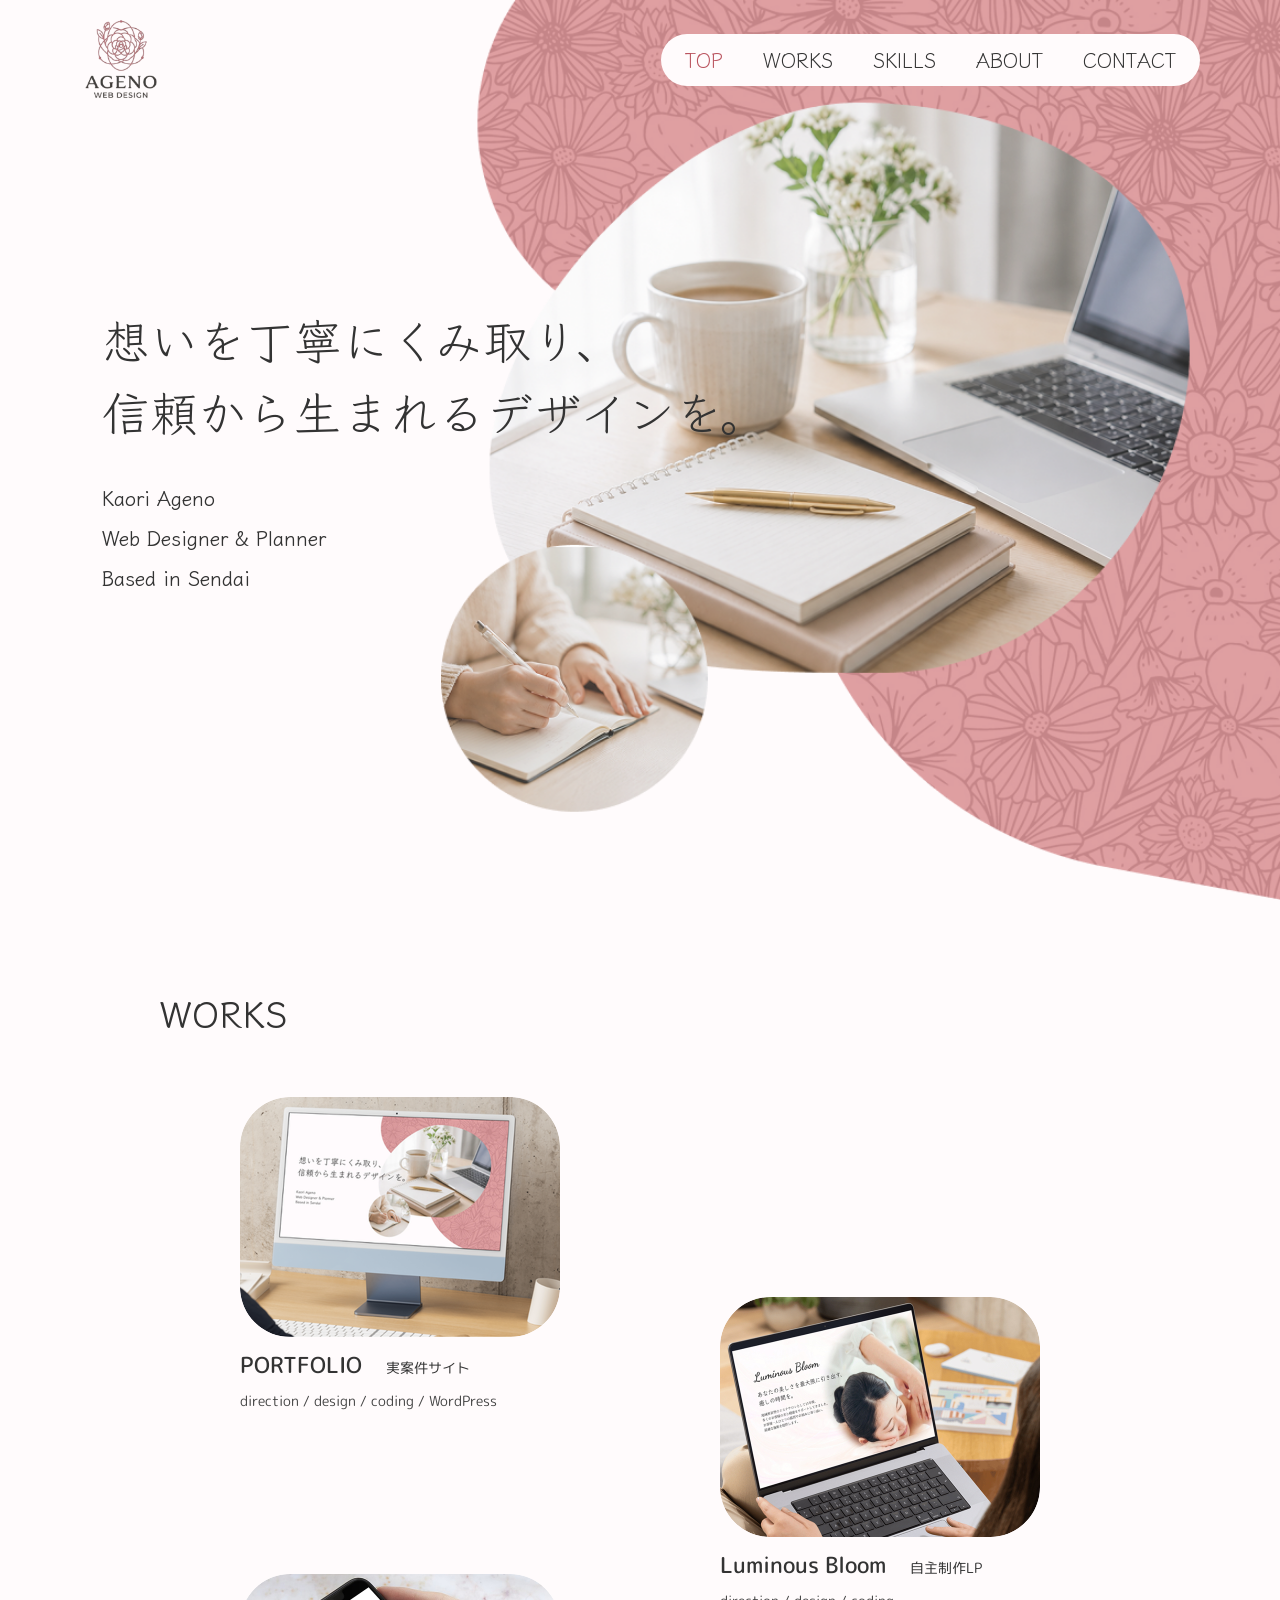
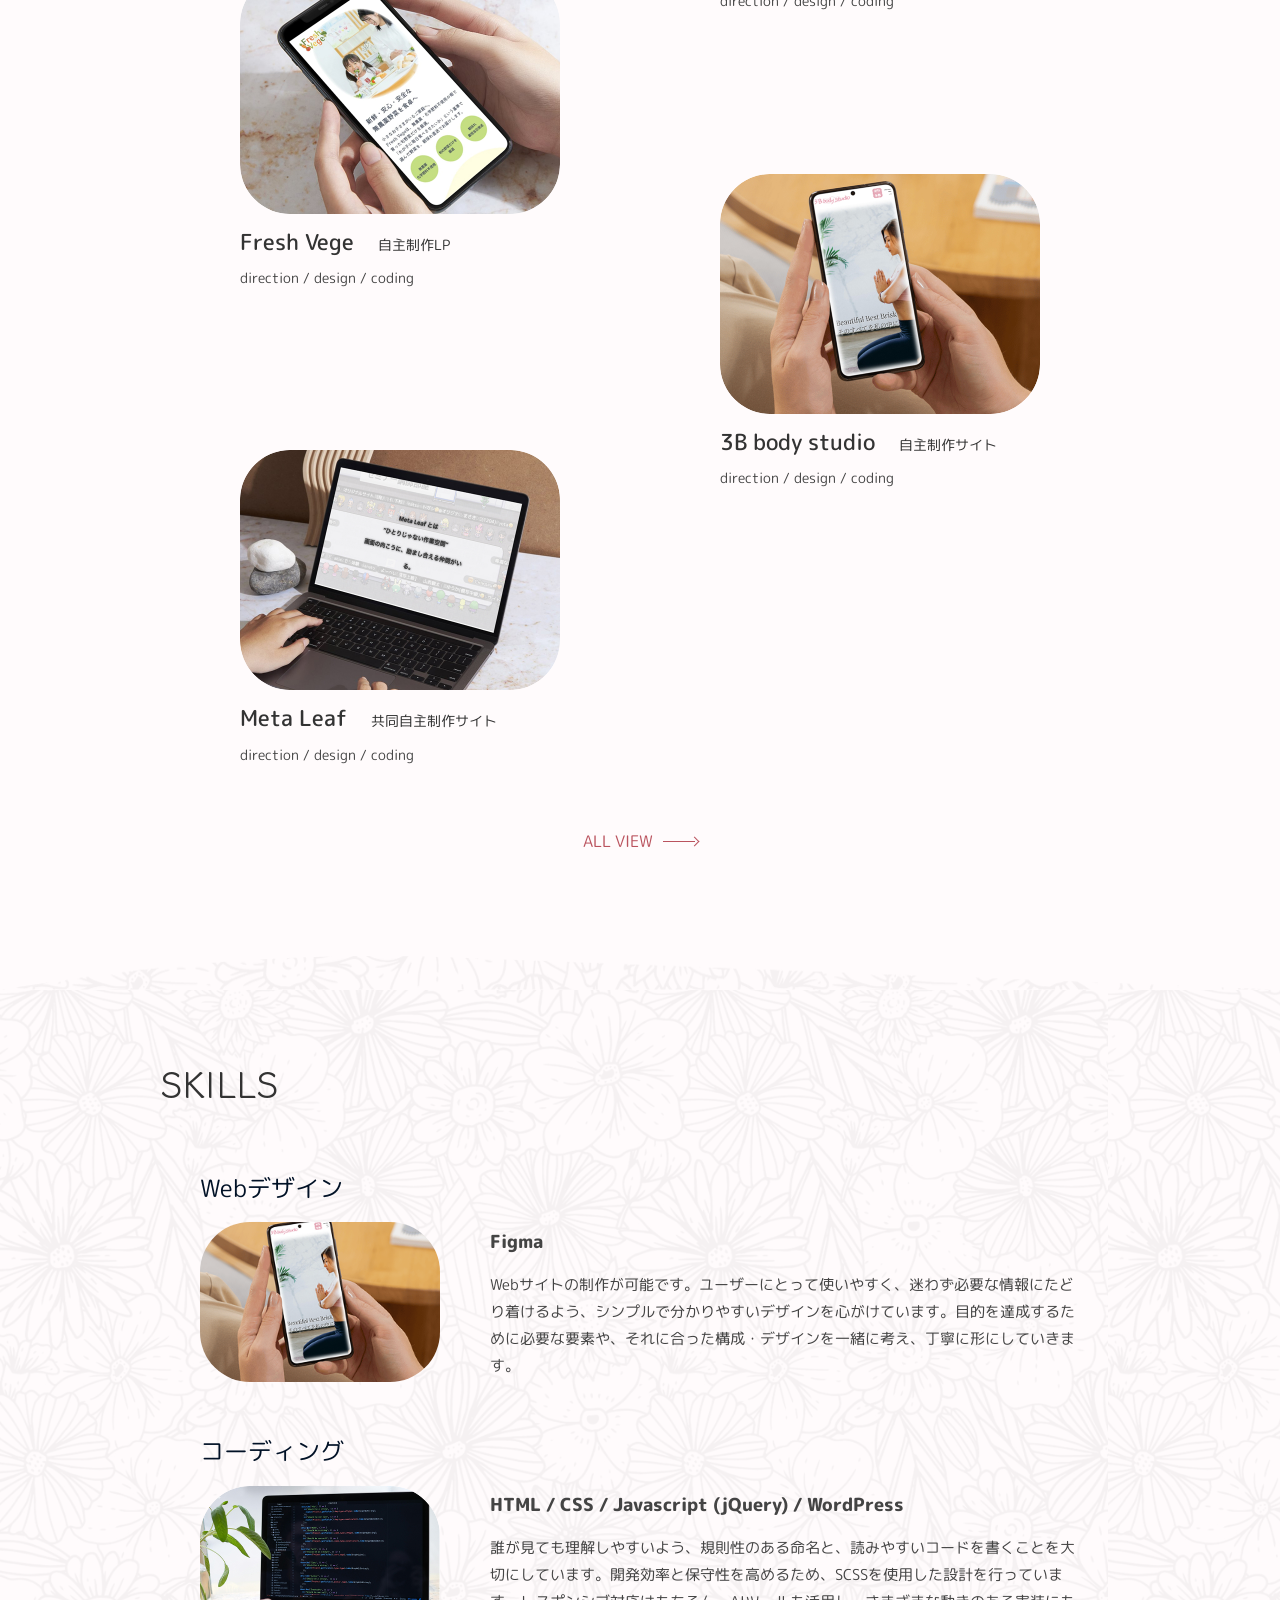
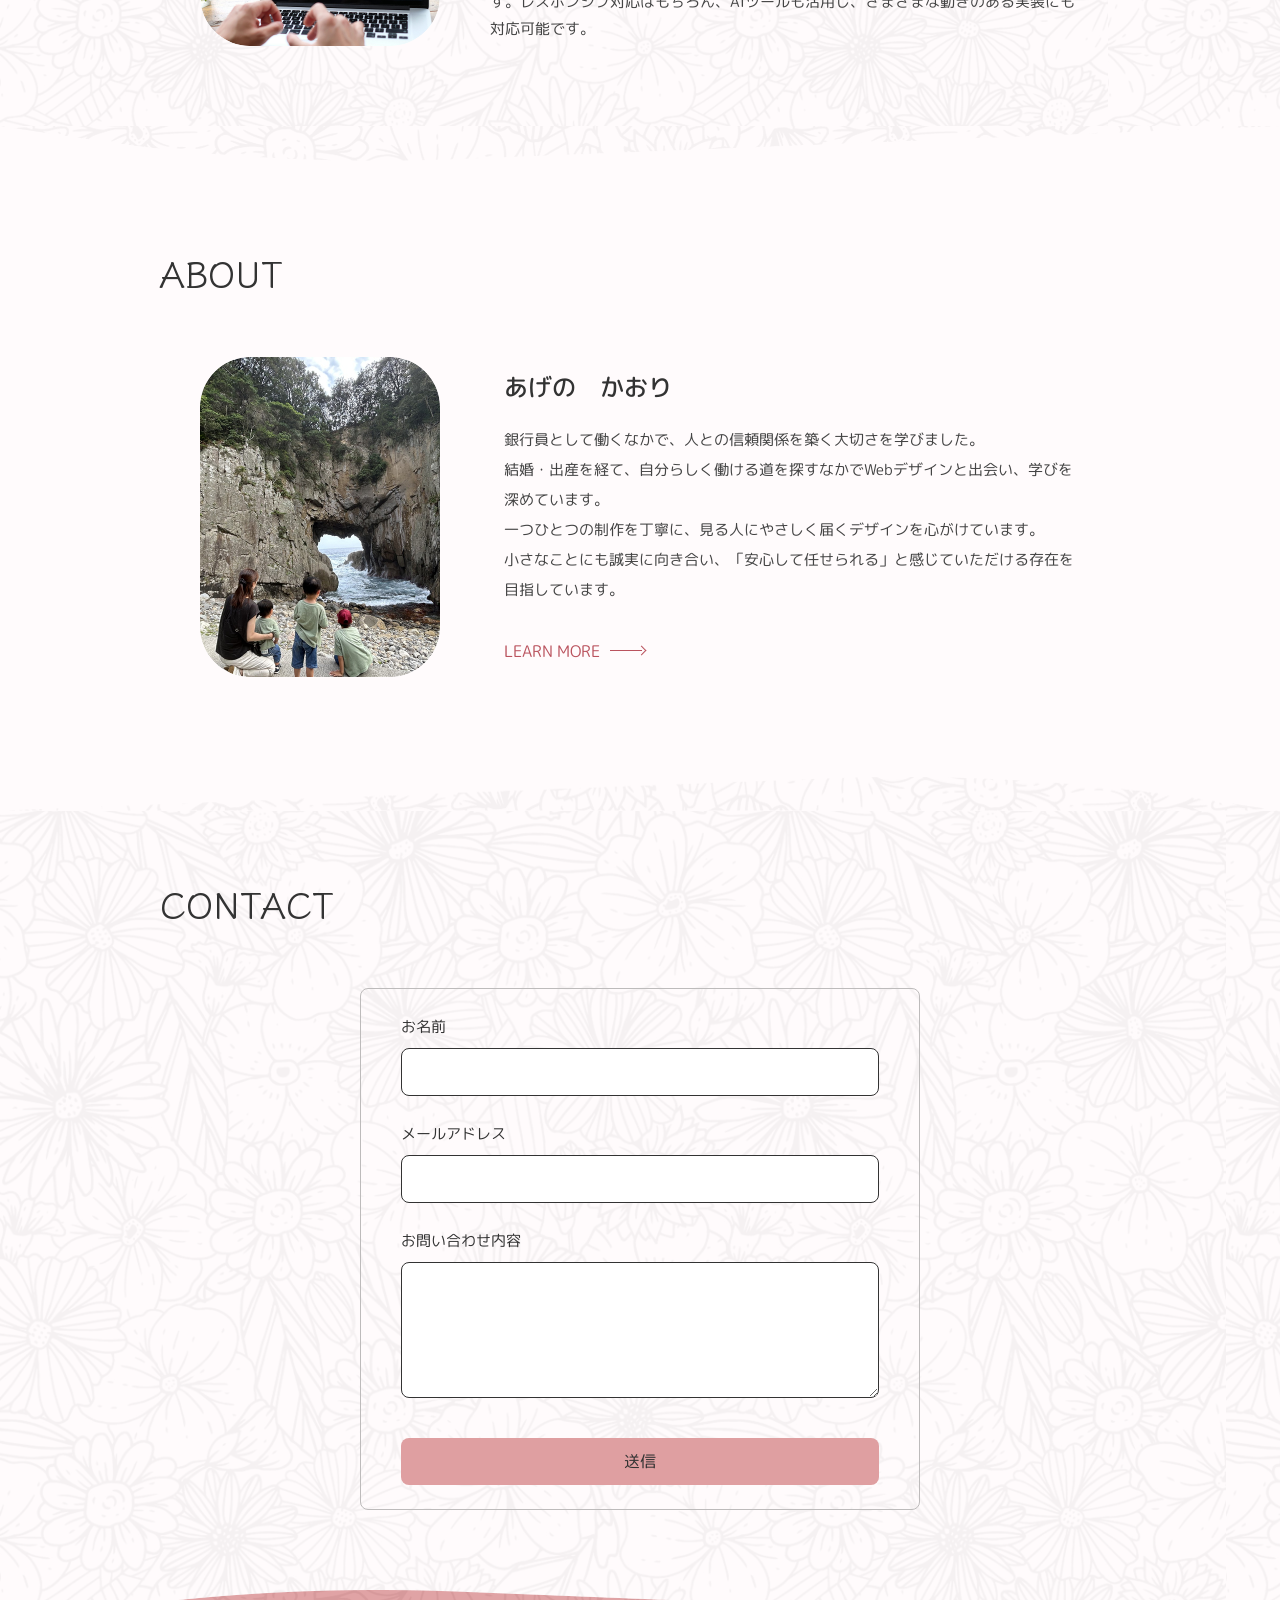
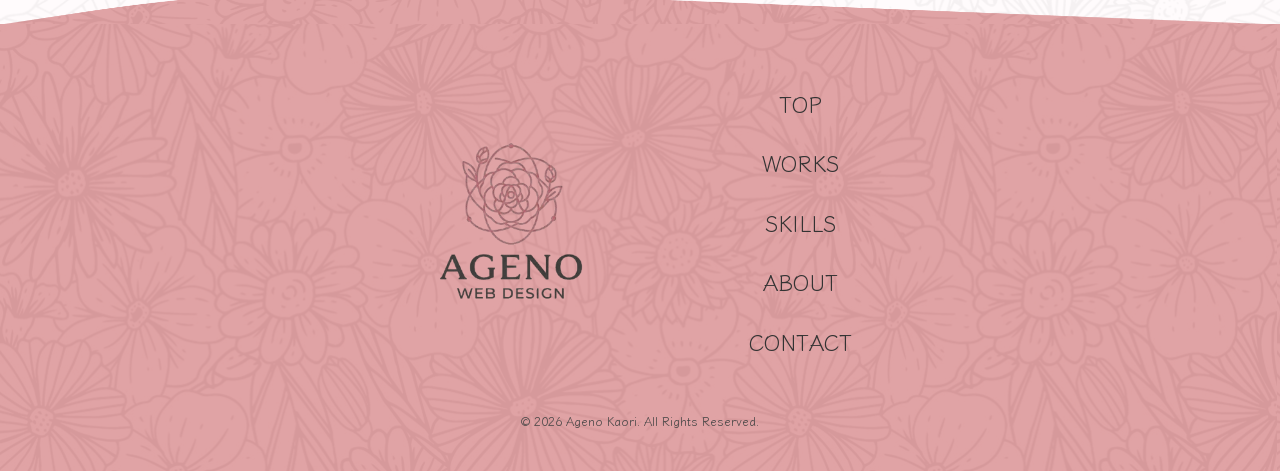
<file: index.html>
<!DOCTYPE html>
<html lang="ja">

<head>
  <meta charset="UTF-8">
  <meta name="viewport" content="width=device-width, initial-scale=1.0">
  <link rel="icon" href="img/favicon.png">
  <title>AGENO Portfolio</title>
  <link rel="preconnect" href="https://fonts.googleapis.com">
  <link rel="preconnect" href="https://fonts.gstatic.com" crossorigin>
  <link
    href="https://fonts.googleapis.com/css2?family=Klee+One:wght@400;600&family=M+PLUS+Rounded+1c:wght@400;500;800&display=swap"
    rel="stylesheet">
  <link rel="stylesheet" href="css/style.css">
</head>

<body>

  <!-- HEADER -->
  <header class="header" id="header">
    <div class="header__inner">
      <div class="header__logo">
        <a href="#fv">
          <img src="img/logo.svg" alt="AGENO">
        </a>
      </div>
      <nav class="header__nav">
        <ul class="header__nav-list">
          <li><a href="#fv">TOP</a></li>
          <li><a href="#works">WORKS</a></li>
          <li><a href="#skills">SKILLS</a></li>
          <li><a href="#about">ABOUT</a></li>
          <li><a href="#contact">CONTACT</a></li>
        </ul>
      </nav>
      <button class="header__hamburger" id="hamburger" aria-label="メニューを開く" aria-expanded="false">
        <span></span>
        <span></span>
        <span></span>
      </button>
    </div>
  </header>

  <!-- SP MENU -->
  <div class="sp-menu" id="spMenu" aria-hidden="true">
    <nav>
      <ul class="sp-menu__list">
        <li><a href="#fv" class="sp-menu__link">TOP</a></li>
        <li><a href="#works" class="sp-menu__link">WORKS</a></li>
        <li><a href="#skills" class="sp-menu__link">SKILLS</a></li>
        <li><a href="#about" class="sp-menu__link">ABOUT</a></li>
        <li><a href="#contact" class="sp-menu__link">CONTACT</a></li>
      </ul>
    </nav>
  </div>

  <main>

    <!-- FV -->
    <section id="fv" class="fv">
      <!-- ピンク装飾背景 -->
      <div class="fv__deco" aria-hidden="true">
        <img src="img/FVpc.png" alt="" class="fvpc">
        <img src="img/FVsp.png" alt="" class="fvsp">
      </div>
      <div class="fv__content">
        <div class="fv__catch js-fade">
          <p>想いを丁寧にくみ取り、</p>
          <p>信頼から生まれるデザインを。</p>
        </div>
        <div class="fv__profile js-fade">
          <p>Kaori Ageno</p>
          <p>Web Designer &amp; Planner</p>
          <p>Based in Sendai</p>
        </div>
      </div>
    </section>

    <!-- WORKS -->
    <section id="works" class="works">
      <div class="works__inner">
        <h2 class="section-title js-fade">WORKS</h2>
        <div class="works__grid">
          <article class="works__item js-fade">
            <a href="#" class="works__item-link">
              <div class="works__img-wrap">
                <img src="img/works3.jpg" alt="PORTFOLIO">
              </div>
              <div class="works__info">
                <div class="works__info-top">
                  <span class="works__name">PORTFOLIO</span>
                  <span class="works__tag">実案件サイト</span>
                </div>
                <p class="works__role">direction / design / coding / WordPress</p>
              </div>
            </a>
          </article>
          <article class="works__item js-fade">
            <a href="#" class="works__item-link">
              <div class="works__img-wrap">
                <img src="img/works1.jpg" alt="Luminous Bloom">
              </div>
              <div class="works__info">
                <div class="works__info-top">
                  <span class="works__name">Luminous Bloom</span>
                  <span class="works__tag">自主制作LP</span>
                </div>
                <p class="works__role">direction / design / coding</p>
              </div>
            </a>
          </article>
          <article class="works__item js-fade">
            <a href="#" class="works__item-link">
              <div class="works__img-wrap">
                <img src="img/works2.jpg" alt="Fresh Vege">
              </div>
              <div class="works__info">
                <div class="works__info-top">
                  <span class="works__name">Fresh Vege</span>
                  <span class="works__tag">自主制作LP</span>
                </div>
                <p class="works__role">direction / design / coding</p>
              </div>
            </a>
          </article>
          <article class="works__item js-fade">
            <a href="#" class="works__item-link">
              <div class="works__img-wrap">
                <img src="img/works5.jpg" alt="3B body studio">
              </div>
              <div class="works__info">
                <div class="works__info-top">
                  <span class="works__name">3B body studio</span>
                  <span class="works__tag">自主制作サイト</span>
                </div>
                <p class="works__role">direction / design / coding</p>
              </div>
            </a>
          </article>
          <article class="works__item js-fade">
            <a href="#" class="works__item-link">
              <div class="works__img-wrap">
                <img src="img/works4.jpg" alt="Meta Leaf">
              </div>
              <div class="works__info">
                <div class="works__info-top">
                  <span class="works__name">Meta Leaf</span>
                  <span class="works__tag">共同自主制作サイト</span>
                </div>
                <p class="works__role">direction / design / coding</p>
              </div>
            </a>
          </article>
        </div>
        <div class="works__more js-fade">
          <a href="works.html" class="arrow-link arrow-link--accent">ALL VIEW</a>
        </div>
      </div>
    </section>

    <!-- WAVE: WORKS to SKILLS -->
    <div class="wave-divider" aria-hidden="true">
      <img src="img/background1.png" alt="">
    </div>

    <!-- SKILLS -->
    <section id="skills" class="skills">
      <div class="skills__inner">
        <h2 class="section-title js-fade">SKILLS</h2>
        <div class="skills__list">
          <div class="skills__item js-fade">
            <h3 class="skills__category">Webデザイン</h3>
            <div class="skills__content">
              <div class="skills__img-wrap">
                <img src="img/test.png" alt="Webデザイン">
              </div>
              <div class="skills__text">
                <p class="skills__tool">Figma</p>
                <p class="skills__desc">
                  Webサイトの制作が可能です。ユーザーにとって使いやすく、迷わず必要な情報にたどり着けるよう、シンプルで分かりやすいデザインを心がけています。目的を達成するために必要な要素や、それに合った構成・デザインを一緒に考え、丁寧に形にしていきます。
                </p>
              </div>
            </div>
          </div>
          <div class="skills__item js-fade">
            <h3 class="skills__category">コーディング</h3>
            <div class="skills__content">
              <div class="skills__img-wrap">
                <img src="img/skills2.jpg" alt="コーディング">
              </div>
              <div class="skills__text">
                <p class="skills__tool">HTML / CSS / Javascript (jQuery) / WordPress</p>
                <p class="skills__desc">
                  誰が見ても理解しやすいよう、規則性のある命名と、読みやすいコードを書くことを大切にしています。開発効率と保守性を高めるため、SCSSを使用した設計を行っています。レスポンシブ対応はもちろん、AIツールも活用し、さまざまな動きのある実装にも対応可能です。
                </p>
              </div>
            </div>
          </div>
        </div>
      </div>
    </section>

    <!-- WAVE: SKILLS to ABOUT -->
    <div class="wave-divider wave-divider--flip" aria-hidden="true">
      <img src="img/background2.png" alt="">
    </div>

    <!-- ABOUT -->
    <section id="about" class="about">
      <div class="about__inner">
        <h2 class="section-title js-fade">ABOUT</h2>
        <div class="about__content js-fade">
          <div class="about__img-wrap">
            <img src="img/about_top.jpg" alt="あげの かおり">
          </div>
          <div class="about__text">
            <p class="about__name">あげの　かおり</p>
            <p class="about__bio">
              銀行員として働くなかで、人との信頼関係を築く大切さを学びました。<br>
              結婚・出産を経て、自分らしく働ける道を探すなかでWebデザインと出会い、学びを深めています。<br>
              一つひとつの制作を丁寧に、見る人にやさしく届くデザインを心がけています。<br>
              小さなことにも誠実に向き合い、「安心して任せられる」と感じていただける存在を目指しています。
            </p>
            <a href="about.html" class="arrow-link arrow-link--accent about__more">LEARN MORE</a>
          </div>
        </div>
      </div>
    </section>

    <!-- WAVE: ABOUT to CONTACT -->
    <div class="wave-divider wave-divider--contact" aria-hidden="true">
      <img src="img/background3.png" alt="">
    </div>

    <!-- CONTACT -->
    <section id="contact" class="contact">
      <div class="contact__inner">
        <h2 class="section-title js-fade">CONTACT</h2>
        <form class="contact__form js-fade" id="contactForm" novalidate>
          <div class="contact__fields">
            <div class="contact__field">
              <label for="contact-name">お名前</label>
              <input type="text" id="contact-name" name="name" required>
            </div>
            <div class="contact__field">
              <label for="contact-email">メールアドレス</label>
              <input type="email" id="contact-email" name="email" required>
            </div>
            <div class="contact__field">
              <label for="contact-message">お問い合わせ内容</label>
              <textarea id="contact-message" name="message" rows="5" required></textarea>
            </div>
          </div>
          <button type="submit" class="contact__submit">送信</button>
        </form>
      </div>

      <!-- FOOTER WAVE -->
      <div class="wave-divider wave-divider--footer" aria-hidden="true">
        <img src="img/background_footer.png" alt="">
      </div>
    </section>

  </main>

  <!-- FOOTER -->
  <footer class="footer">
    <div class="footer__inner">
      <div class="footer__logo">
        <a href="#fv">
          <img src="img/logo.svg" alt="AGENO">
        </a>
      </div>
      <nav class="footer__nav" aria-label="フッターナビゲーション">
        <ul>
          <li><a href="#fv">TOP</a></li>
          <li><a href="#works">WORKS</a></li>
          <li><a href="#skills">SKILLS</a></li>
          <li><a href="#about">ABOUT</a></li>
          <li><a href="#contact">CONTACT</a></li>
        </ul>
      </nav>
    </div>
    <p class="footer__copy">© 2026 Ageno Kaori. All Rights Reserved.</p>
  </footer>

  <script src="script.js"></script>
</body>

</html>
</file>
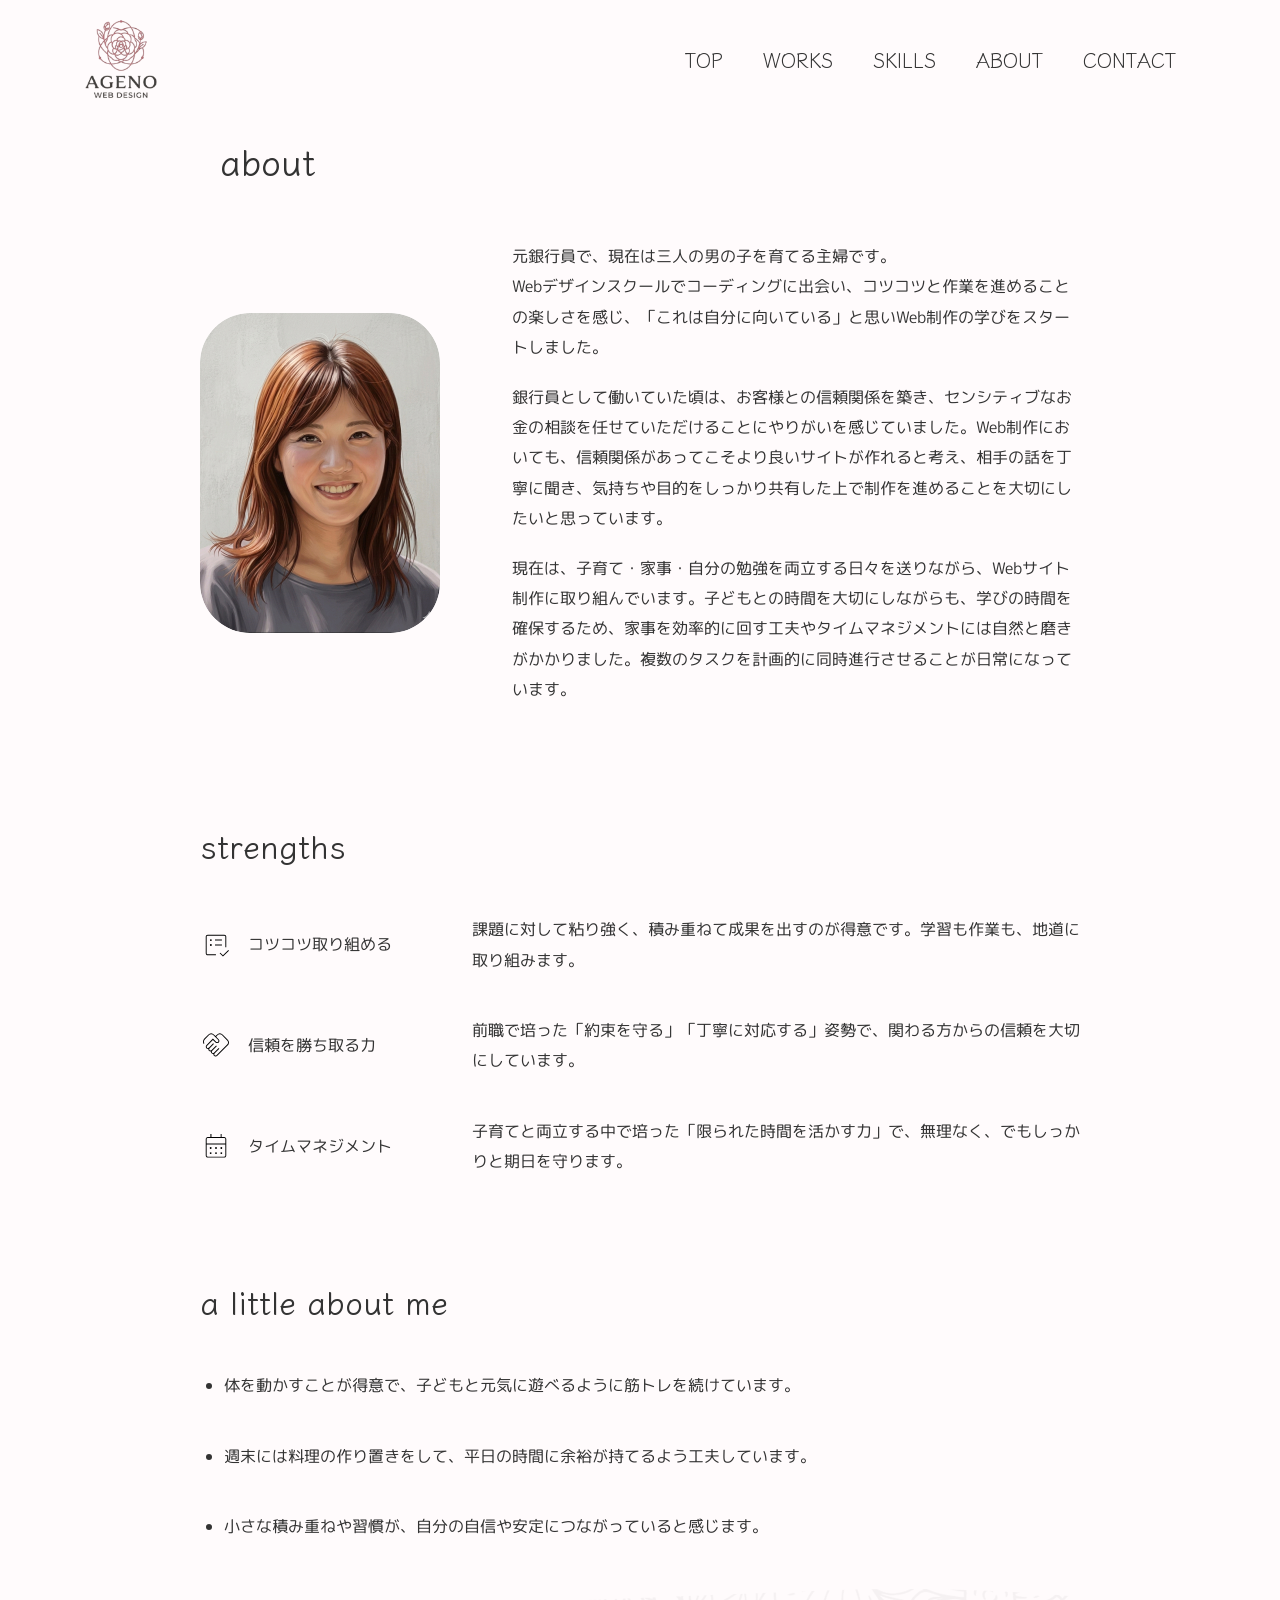
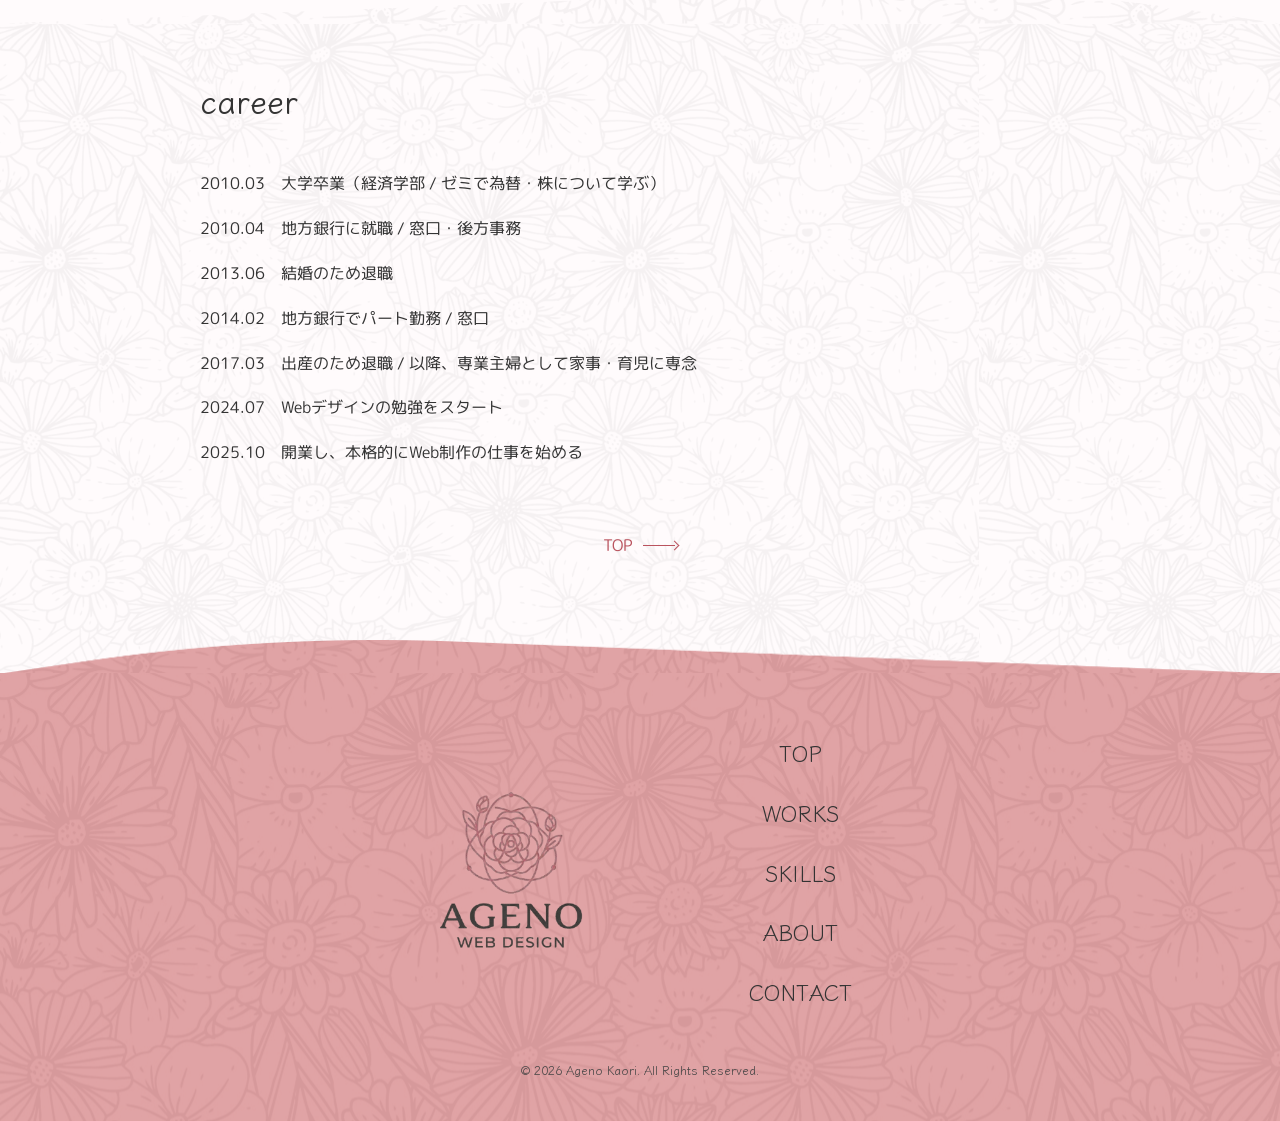
<file: about.html>
<!DOCTYPE html>
<html lang="ja">

<head>
  <meta charset="UTF-8">
  <meta name="viewport" content="width=device-width, initial-scale=1.0">
  <link rel="icon" href="img/favicon.png">
  <title>ABOUT | AGENO Portfolio</title>
  <link rel="preconnect" href="https://fonts.googleapis.com">
  <link rel="preconnect" href="https://fonts.gstatic.com" crossorigin>
  <link
    href="https://fonts.googleapis.com/css2?family=Klee+One:wght@400;600&family=M+PLUS+Rounded+1c:wght@400;500;800&display=swap"
    rel="stylesheet">
  <link rel="stylesheet" href="css/sub.css">
</head>

<body>

  <!-- HEADER -->
  <header class="header" id="header">
    <div class="header__inner">
      <div class="header__logo">
        <a href="index.html">
          <img src="img/logo.svg" alt="AGENO">
        </a>
      </div>
      <nav class="header__nav">
        <ul class="header__nav-list">
          <li><a href="index.html#fv">TOP</a></li>
          <li><a href="works.html">WORKS</a></li>
          <li><a href="index.html#skills">SKILLS</a></li>
          <li><a href="about.html" class="is-active">ABOUT</a></li>
          <li><a href="index.html#contact">CONTACT</a></li>
        </ul>
      </nav>
      <button class="header__hamburger" id="hamburger" aria-label="メニューを開く" aria-expanded="false">
        <span></span>
        <span></span>
        <span></span>
      </button>
    </div>
  </header>

  <!-- SP MENU -->
  <div class="sp-menu" id="spMenu" aria-hidden="true">
    <nav>
      <ul class="sp-menu__list">
        <li><a href="index.html#fv" class="sp-menu__link">TOP</a></li>
        <li><a href="works.html" class="sp-menu__link">WORKS</a></li>
        <li><a href="index.html#skills" class="sp-menu__link">SKILLS</a></li>
        <li><a href="about.html" class="sp-menu__link">ABOUT</a></li>
        <li><a href="index.html#contact" class="sp-menu__link">CONTACT</a></li>
      </ul>
    </nav>
  </div>

  <main class="sub-main">

    <!-- 装飾：縦線 -->
    <div class="page-lines" aria-hidden="true"></div>

    <!-- ページタイトル -->
    <div class="page-hero">
      <div class="page-hero__inner">
        <h1 class="page-title js-fade">about</h1>
      </div>
    </div>

    <!-- about：プロフィール -->
    <section class="about-profile">
      <div class="about-inner">
        <div class="about-profile__layout js-fade">
          <div class="about-profile__img-wrap">
            <img src="img/about_sub.jpg" alt="プロフィール写真">
          </div>
          <div class="about-profile__text">
            <p>
              元銀行員で、現在は三人の男の子を育てる主婦です。<br>Webデザインスクールでコーディングに出会い、コツコツと作業を進めることの楽しさを感じ、「これは自分に向いている」と思いWeb制作の学びをスタートしました。
            </p>
            <p>
              銀行員として働いていた頃は、お客様との信頼関係を築き、センシティブなお金の相談を任せていただけることにやりがいを感じていました。Web制作においても、信頼関係があってこそより良いサイトが作れると考え、相手の話を丁寧に聞き、気持ちや目的をしっかり共有した上で制作を進めることを大切にしたいと思っています。
            </p>
            <p>
              現在は、子育て・家事・自分の勉強を両立する日々を送りながら、Webサイト制作に取り組んでいます。子どもとの時間を大切にしながらも、学びの時間を確保するため、家事を効率的に回す工夫やタイムマネジメントには自然と磨きがかかりました。複数のタスクを計画的に同時進行させることが日常になっています。
            </p>
          </div>
        </div>
      </div>
    </section>

    <!-- strengths -->
    <section class="about-section">
      <div class="about-inner">
        <h2 class="about-subtitle js-fade">strengths</h2>
        <ul class="about-strengths js-fade">
          <li class="about-strengths__item">
            <div class="about-strengths__label">
              <img src="img/list.svg" alt="" class="about-strengths__icon">
              <span>コツコツ取り組める</span>
            </div>
            <p class="about-strengths__desc">課題に対して粘り強く、積み重ねて成果を出すのが得意です。学習も作業も、地道に取り組みます。</p>
          </li>
          <li class="about-strengths__item">
            <div class="about-strengths__label">
              <img src="img/handshake.svg" alt="" class="about-strengths__icon">
              <span>信頼を勝ち取る力</span>
            </div>
            <p class="about-strengths__desc">前職で培った「約束を守る」「丁寧に対応する」姿勢で、関わる方からの信頼を大切にしています。</p>
          </li>
          <li class="about-strengths__item">
            <div class="about-strengths__label">
              <img src="img/calendar_month_24dp_3333333_FILL0_wght100_GRAD0_opsz24.svg" alt=""
                class="about-strengths__icon">
              <span>タイムマネジメント</span>
            </div>
            <p class="about-strengths__desc">子育てと両立する中で培った「限られた時間を活かす力」で、無理なく、でもしっかりと期日を守ります。</p>
          </li>
        </ul>
      </div>
    </section>

    <!-- a little about me -->
    <section class="about-section">
      <div class="about-inner">
        <h2 class="about-subtitle js-fade">a little about me</h2>
        <ul class="about-private js-fade">
          <li>体を動かすことが得意で、子どもと元気に遊べるように筋トレを続けています。</li>
          <li>週末には料理の作り置きをして、平日の時間に余裕が持てるよう工夫しています。</li>
          <li>小さな積み重ねや習慣が、自分の自信や安定につながっていると感じます。</li>
        </ul>
      </div>
    </section>

  </main>

  <!-- career セクション上部のウェーブ（白→ピンク） -->
  <div class="wave-divider wave-divider--contact" aria-hidden="true">
    <img src="img/background3.png" alt="">
  </div>

  <!-- career -->
  <section class="about-career">
    <div class="about-inner">
      <h2 class="about-subtitle js-fade">career</h2>
      <ul class="about-career__list js-fade">
        <li>2010.03　大学卒業（経済学部 / ゼミで為替・株について学ぶ）</li>
        <li>2010.04　地方銀行に就職 / 窓口・後方事務</li>
        <li>2013.06　結婚のため退職</li>
        <li>2014.02　地方銀行でパート勤務 / 窓口</li>
        <li>2017.03　出産のため退職 / 以降、専業主婦として家事・育児に専念</li>
        <li>2024.07　Webデザインの勉強をスタート</li>
        <li>2025.10　開業し、本格的にWeb制作の仕事を始める</li>
      </ul>
    </div>

    <!-- TOPへ戻る -->
    <div class="page-back js-fade">
      <a href="index.html" class="arrow-link arrow-link--accent">TOP</a>
    </div>
    <!-- FOOTER WAVE -->
    <div class="wave-divider wave-divider--footer" aria-hidden="true">
      <img src="img/background_footer.png" alt="">
    </div>
  </section>

  <!-- FOOTER -->
  <footer class="footer">
    <div class="footer__inner">
      <div class="footer__logo">
        <a href="index.html">
          <img src="img/logo.svg" alt="AGENO">
        </a>
      </div>
      <nav class="footer__nav" aria-label="フッターナビゲーション">
        <ul>
          <li><a href="index.html#fv">TOP</a></li>
          <li><a href="works.html">WORKS</a></li>
          <li><a href="index.html#skills">SKILLS</a></li>
          <li><a href="about.html">ABOUT</a></li>
          <li><a href="index.html#contact">CONTACT</a></li>
        </ul>
      </nav>
    </div>
    <p class="footer__copy">© 2026 Ageno Kaori. All Rights Reserved.</p>
  </footer>

  <script src="script.js"></script>
</body>

</html>
</file>
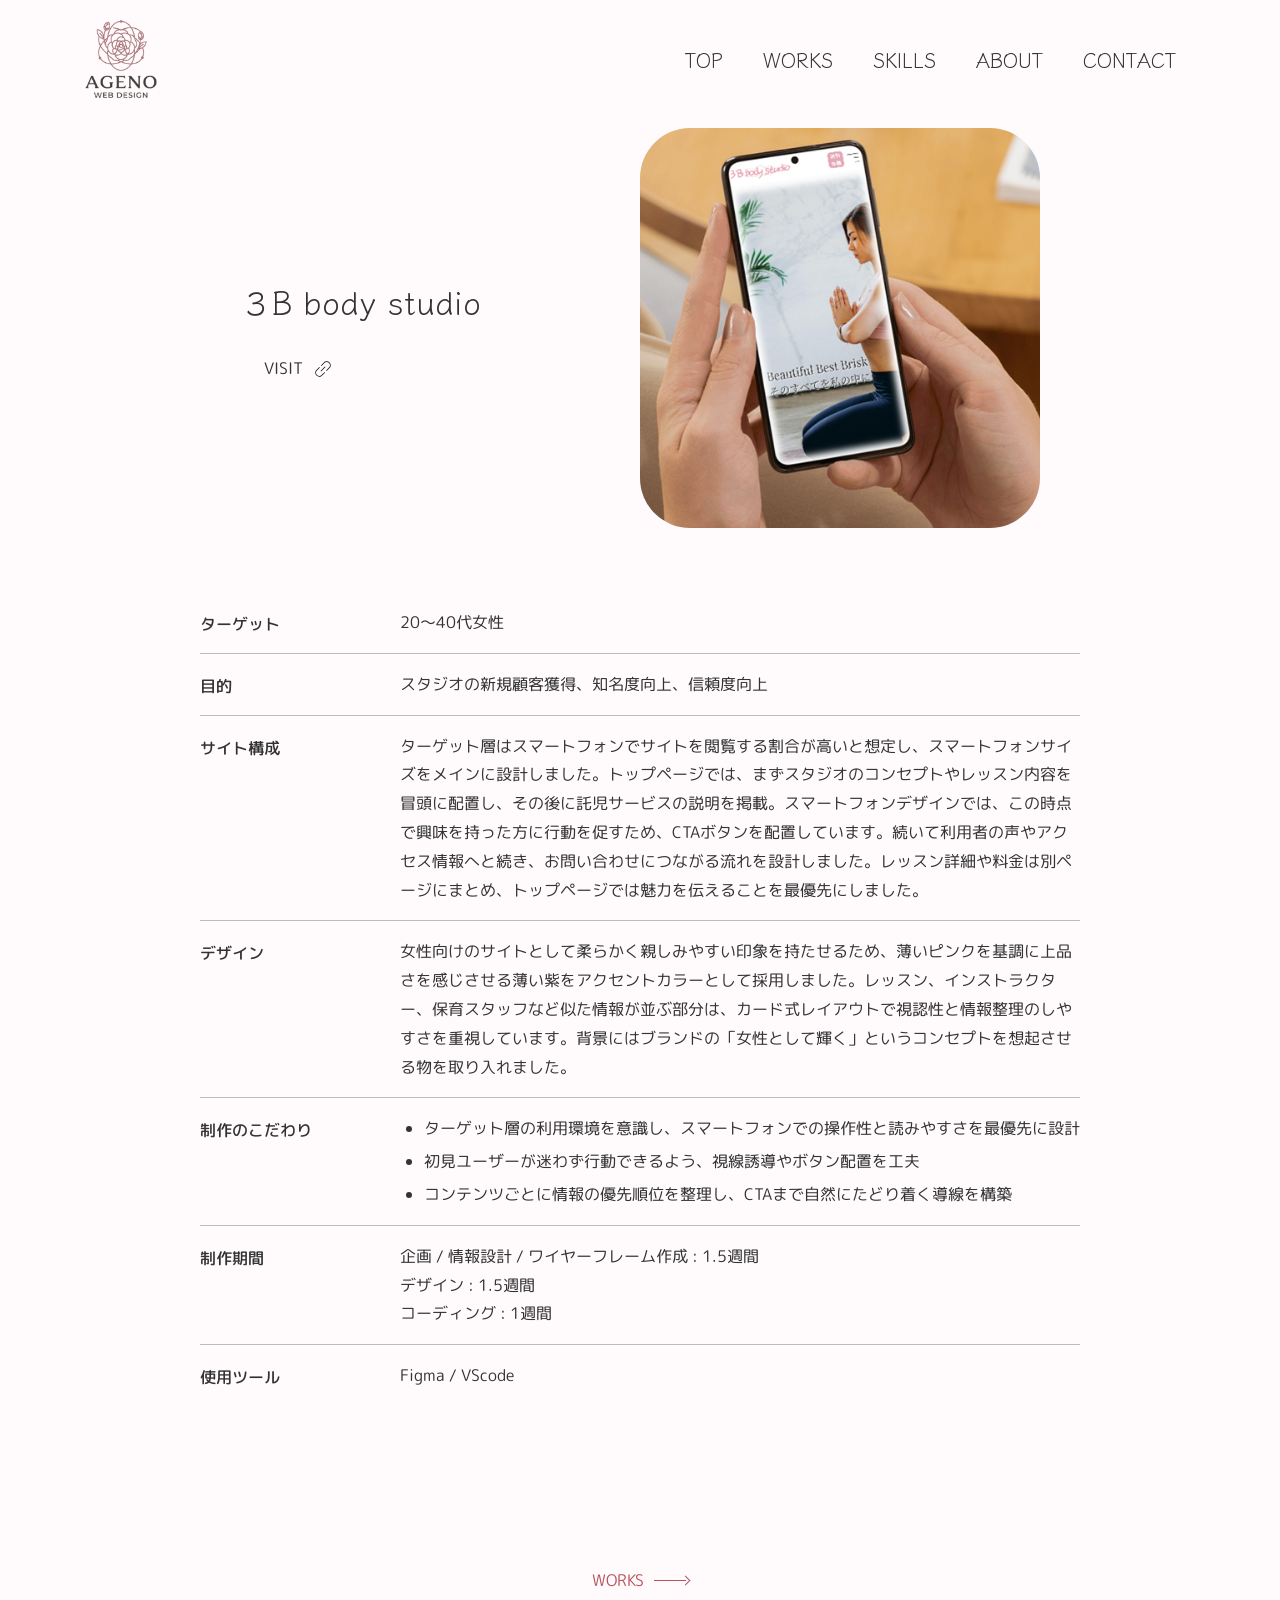
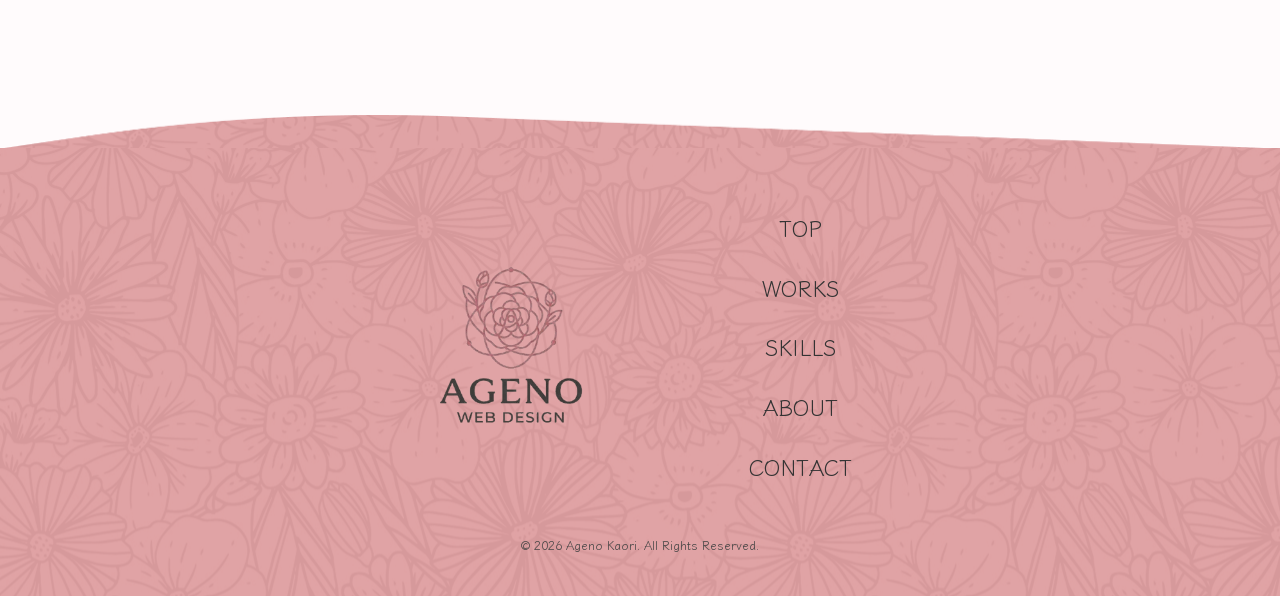
<file: works-3b.html>
<!DOCTYPE html>
<html lang="ja">

<head>
  <meta charset="UTF-8">
  <meta name="viewport" content="width=device-width, initial-scale=1.0">
  <link rel="icon" href="img/favicon.png">
  <title>3B body studio | AGENO Portfolio</title>
  <link rel="preconnect" href="https://fonts.googleapis.com">
  <link rel="preconnect" href="https://fonts.gstatic.com" crossorigin>
  <link
    href="https://fonts.googleapis.com/css2?family=Klee+One:wght@400;600&family=M+PLUS+Rounded+1c:wght@400;500;800&display=swap"
    rel="stylesheet">
  <link rel="stylesheet" href="css/sub.css">
</head>

<body>

  <!-- HEADER -->
  <header class="header" id="header">
    <div class="header__inner">
      <div class="header__logo">
        <a href="index.html">
          <img src="img/logo.svg" alt="AGENO">
        </a>
      </div>
      <nav class="header__nav">
        <ul class="header__nav-list">
          <li><a href="index.html#fv">TOP</a></li>
          <li><a href="works.html" class="is-active">WORKS</a></li>
          <li><a href="index.html#skills">SKILLS</a></li>
          <li><a href="about.html">ABOUT</a></li>
          <li><a href="index.html#contact">CONTACT</a></li>
        </ul>
      </nav>
      <button class="header__hamburger" id="hamburger" aria-label="メニューを開く" aria-expanded="false">
        <span></span>
        <span></span>
        <span></span>
      </button>
    </div>
  </header>

  <!-- SP MENU -->
  <div class="sp-menu" id="spMenu" aria-hidden="true">
    <nav>
      <ul class="sp-menu__list">
        <li><a href="index.html#fv" class="sp-menu__link">TOP</a></li>
        <li><a href="works.html" class="sp-menu__link">WORKS</a></li>
        <li><a href="index.html#skills" class="sp-menu__link">SKILLS</a></li>
        <li><a href="about.html" class="sp-menu__link">ABOUT</a></li>
        <li><a href="index.html#contact" class="sp-menu__link">CONTACT</a></li>
      </ul>
    </nav>
  </div>

  <main class="sub-main">

    <!-- 装飾：縦線 -->
    <div class="page-lines" aria-hidden="true"></div>

    <!-- ヒーロー：タイトル + サムネイル -->
    <section class="works-detail-hero">
      <div class="works-detail-hero__inner js-fade">
        <div class="works-detail-hero__info">
          <h1 class="works-detail-hero__title">３B body studio</h1>
          <a href="https://kaori-age.github.io/original-site/" class="works-detail-hero__visit" target="_blank"
            rel="noopener noreferrer">
            <span>VISIT</span>
            <img src="img/link.svg" alt="外部リンク" class="works-detail-hero__visit-icon">
          </a>
        </div>
        <div class="works-detail-hero__img-wrap">
          <img src="img/works5.jpg" alt="3B body studio">
        </div>
      </div>
    </section>

    <!-- 制作詳細テーブル -->
    <section class="works-detail-table-section">
      <dl class="works-detail-table js-fade">

        <div class="works-detail-table__row">
          <dt class="works-detail-table__label">ターゲット</dt>
          <dd class="works-detail-table__value">20〜40代女性</dd>
        </div>

        <div class="works-detail-table__row">
          <dt class="works-detail-table__label">目的</dt>
          <dd class="works-detail-table__value">スタジオの新規顧客獲得、知名度向上、信頼度向上</dd>
        </div>

        <div class="works-detail-table__row">
          <dt class="works-detail-table__label">サイト構成</dt>
          <dd class="works-detail-table__value">
            ターゲット層はスマートフォンでサイトを閲覧する割合が高いと想定し、スマートフォンサイズをメインに設計しました。トップページでは、まずスタジオのコンセプトやレッスン内容を冒頭に配置し、その後に託児サービスの説明を掲載。スマートフォンデザインでは、この時点で興味を持った方に行動を促すため、CTAボタンを配置しています。続いて利用者の声やアクセス情報へと続き、お問い合わせにつながる流れを設計しました。レッスン詳細や料金は別ページにまとめ、トップページでは魅力を伝えることを最優先にしました。
          </dd>
        </div>

        <div class="works-detail-table__row">
          <dt class="works-detail-table__label">デザイン</dt>
          <dd class="works-detail-table__value">
            女性向けのサイトとして柔らかく親しみやすい印象を持たせるため、薄いピンクを基調に上品さを感じさせる薄い紫をアクセントカラーとして採用しました。レッスン、インストラクター、保育スタッフなど似た情報が並ぶ部分は、カード式レイアウトで視認性と情報整理のしやすさを重視しています。背景にはブランドの「女性として輝く」というコンセプトを想起させる物を取り入れました。
          </dd>
        </div>

        <div class="works-detail-table__row">
          <dt class="works-detail-table__label">制作のこだわり</dt>
          <dd class="works-detail-table__value">
            <ul class="works-detail-table__list">
              <li>ターゲット層の利用環境を意識し、スマートフォンでの操作性と読みやすさを最優先に設計</li>
              <li>初見ユーザーが迷わず行動できるよう、視線誘導やボタン配置を工夫</li>
              <li>コンテンツごとに情報の優先順位を整理し、CTAまで自然にたどり着く導線を構築</li>
            </ul>
          </dd>
        </div>

        <div class="works-detail-table__row">
          <dt class="works-detail-table__label">制作期間</dt>
          <dd class="works-detail-table__value">
            <p>企画 / 情報設計 / ワイヤーフレーム作成 : 1.5週間</p>
            <p>デザイン : 1.5週間</p>
            <p>コーディング : 1週間</p>
          </dd>
        </div>

        <div class="works-detail-table__row works-detail-table__row--last">
          <dt class="works-detail-table__label">使用ツール</dt>
          <dd class="works-detail-table__value">Figma / VScode</dd>
        </div>

      </dl>
    </section>

    <!-- WORKSへ戻る -->
    <div class="page-back js-fade">
      <a href="works.html" class="arrow-link arrow-link--accent">WORKS</a>
    </div>

  </main>

  <!-- フッター wave -->
  <div class="wave-divider wave-divider--footer" aria-hidden="true">
    <img src="img/background_footer.png" alt="">
  </div>

  <!-- FOOTER -->
  <footer class="footer">
    <div class="footer__inner">
      <div class="footer__logo">
        <a href="index.html">
          <img src="img/logo.svg" alt="AGENO">
        </a>
      </div>
      <nav class="footer__nav" aria-label="フッターナビゲーション">
        <ul>
          <li><a href="index.html#fv">TOP</a></li>
          <li><a href="works.html">WORKS</a></li>
          <li><a href="index.html#skills">SKILLS</a></li>
          <li><a href="about.html">ABOUT</a></li>
          <li><a href="index.html#contact">CONTACT</a></li>
        </ul>
      </nav>
    </div>
    <p class="footer__copy">© 2026 Ageno Kaori. All Rights Reserved.</p>
  </footer>

  <script src="script.js"></script>
</body>

</html>
</file>
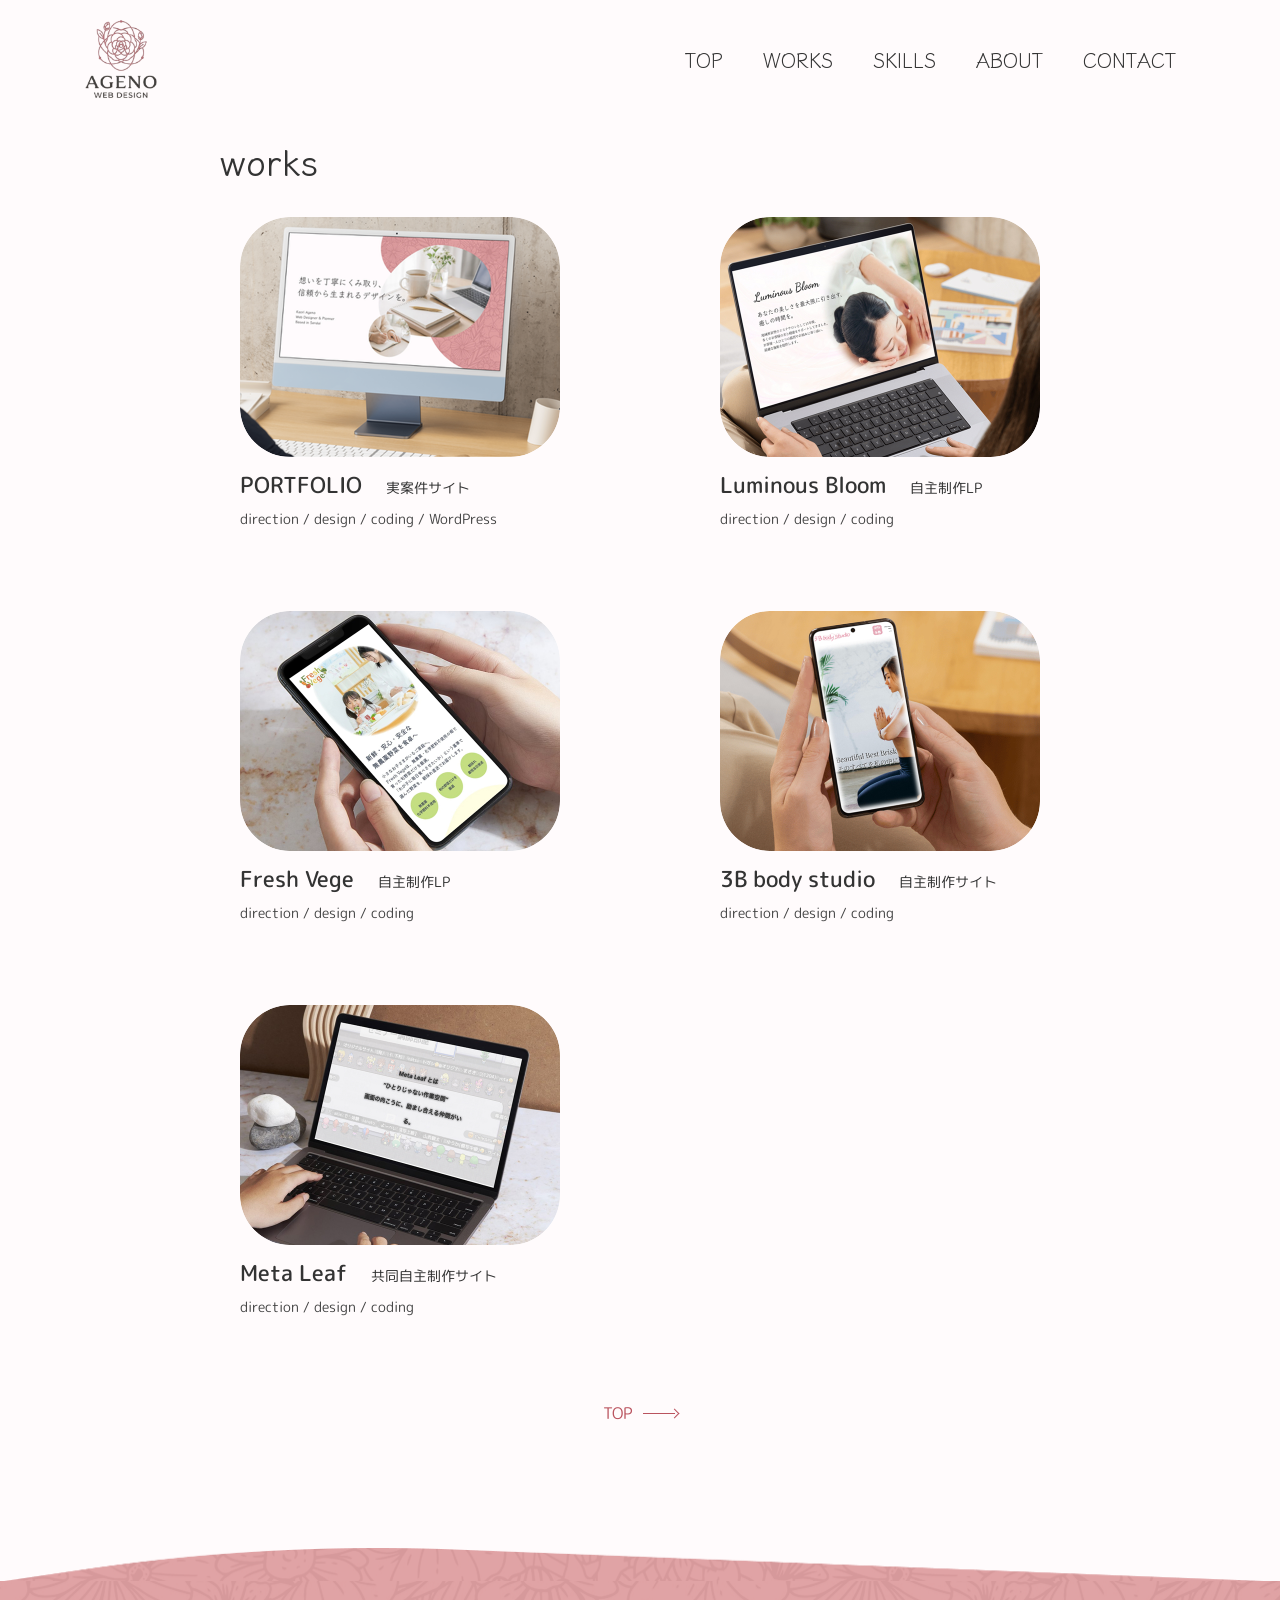
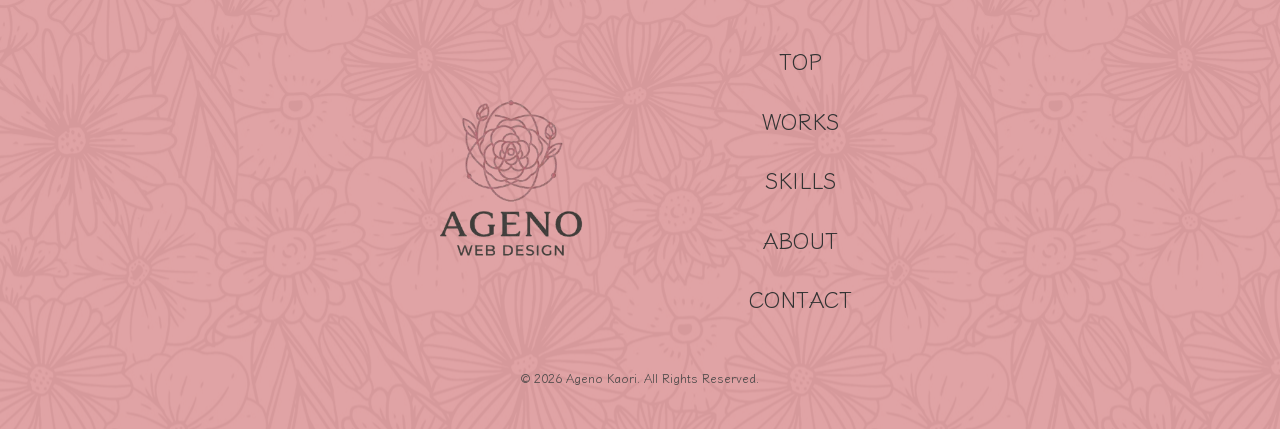
<file: works.html>
<!DOCTYPE html>
<html lang="ja">

<head>
  <meta charset="UTF-8">
  <meta name="viewport" content="width=device-width, initial-scale=1.0">
  <link rel="icon" href="img/favicon.png">
  <title>WORKS | AGENO Portfolio</title>
  <link rel="preconnect" href="https://fonts.googleapis.com">
  <link rel="preconnect" href="https://fonts.gstatic.com" crossorigin>
  <link
    href="https://fonts.googleapis.com/css2?family=Klee+One:wght@400;600&family=M+PLUS+Rounded+1c:wght@400;500;800&display=swap"
    rel="stylesheet">
  <link rel="stylesheet" href="css/sub.css">
</head>

<body>

  <!-- HEADER -->
  <header class="header" id="header">
    <div class="header__inner">
      <div class="header__logo">
        <a href="index.html">
          <img src="img/logo.svg" alt="AGENO">
        </a>
      </div>
      <nav class="header__nav">
        <ul class="header__nav-list">
          <li><a href="index.html#fv">TOP</a></li>
          <li><a href="works.html" class="is-active">WORKS</a></li>
          <li><a href="index.html#skills">SKILLS</a></li>
          <li><a href="index.html#about">ABOUT</a></li>
          <li><a href="index.html#contact">CONTACT</a></li>
        </ul>
      </nav>
      <button class="header__hamburger" id="hamburger" aria-label="メニューを開く" aria-expanded="false">
        <span></span>
        <span></span>
        <span></span>
      </button>
    </div>
  </header>

  <!-- SP MENU -->
  <div class="sp-menu" id="spMenu" aria-hidden="true">
    <nav>
      <ul class="sp-menu__list">
        <li><a href="index.html#fv" class="sp-menu__link">TOP</a></li>
        <li><a href="works.html" class="sp-menu__link">WORKS</a></li>
        <li><a href="index.html#skills" class="sp-menu__link">SKILLS</a></li>
        <li><a href="index.html#about" class="sp-menu__link">ABOUT</a></li>
        <li><a href="index.html#contact" class="sp-menu__link">CONTACT</a></li>
      </ul>
    </nav>
  </div>

  <main class="sub-main">

    <!-- ページタイトル -->
    <div class="page-hero">
      <div class="page-hero__inner">
        <h1 class="page-title js-fade">works</h1>
      </div>
    </div>

    <!-- 実績一覧グリッド -->
    <section class="works-list">
      <div class="works-list__inner">
        <div class="works-list__grid">

          <article class="works-list__item js-fade">
            <a href="#" class="works-list__link">
              <div class="works-list__img-wrap">
                <img src="img/works3.jpg" alt="PORTFOLIO">
              </div>
              <div class="works-list__info">
                <div class="works-list__info-top">
                  <span class="works-list__name">PORTFOLIO</span>
                  <span class="works-list__tag">実案件サイト</span>
                </div>
                <p class="works-list__role">direction / design / coding / WordPress</p>
              </div>
            </a>
          </article>

          <article class="works-list__item js-fade">
            <a href="#" class="works-list__link">
              <div class="works-list__img-wrap">
                <img src="img/works1.jpg" alt="Luminous Bloom">
              </div>
              <div class="works-list__info">
                <div class="works-list__info-top">
                  <span class="works-list__name">Luminous Bloom</span>
                  <span class="works-list__tag">自主制作LP</span>
                </div>
                <p class="works-list__role">direction / design / coding</p>
              </div>
            </a>
          </article>

          <article class="works-list__item js-fade">
            <a href="#" class="works-list__link">
              <div class="works-list__img-wrap">
                <img src="img/works2.jpg" alt="Fresh Vege">
              </div>
              <div class="works-list__info">
                <div class="works-list__info-top">
                  <span class="works-list__name">Fresh Vege</span>
                  <span class="works-list__tag">自主制作LP</span>
                </div>
                <p class="works-list__role">direction / design / coding</p>
              </div>
            </a>
          </article>

          <article class="works-list__item js-fade">
            <a href="works-3b.html" class="works-list__link">
              <div class="works-list__img-wrap">
                <img src="img/works5.jpg" alt="3B body studio">
              </div>
              <div class="works-list__info">
                <div class="works-list__info-top">
                  <span class="works-list__name">3B body studio</span>
                  <span class="works-list__tag">自主制作サイト</span>
                </div>
                <p class="works-list__role">direction / design / coding</p>
              </div>
            </a>
          </article>

          <article class="works-list__item js-fade">
            <a href="#" class="works-list__link">
              <div class="works-list__img-wrap">
                <img src="img/works4.jpg" alt="Meta Leaf">
              </div>
              <div class="works-list__info">
                <div class="works-list__info-top">
                  <span class="works-list__name">Meta Leaf</span>
                  <span class="works-list__tag">共同自主制作サイト</span>
                </div>
                <p class="works-list__role">direction / design / coding</p>
              </div>
            </a>
          </article>
        </div>

        <!-- TOPへ戻る -->
        <div class="page-back js-fade">
          <a href="index.html" class="arrow-link arrow-link--accent">TOP</a>
        </div>
      </div>
    </section>

  </main>

  <!-- フッター wave -->
  <div class="wave-divider wave-divider--footer" aria-hidden="true">
    <img src="img/background_footer.png" alt="">
  </div>

  <!-- FOOTER -->
  <footer class="footer">
    <div class="footer__inner">
      <div class="footer__logo">
        <a href="index.html">
          <img src="img/logo.svg" alt="AGENO">
        </a>
      </div>
      <nav class="footer__nav" aria-label="フッターナビゲーション">
        <ul>
          <li><a href="index.html#fv">TOP</a></li>
          <li><a href="works.html">WORKS</a></li>
          <li><a href="index.html#skills">SKILLS</a></li>
          <li><a href="index.html#about">ABOUT</a></li>
          <li><a href="index.html#contact">CONTACT</a></li>
        </ul>
      </nav>
    </div>
    <p class="footer__copy">© 2026 Ageno Kaori. All Rights Reserved.</p>
  </footer>

  <script src="script.js"></script>
</body>

</html>
</file>
<file: css/style.css>
*,
*::before,
*::after {
  box-sizing: border-box;
  margin: 0;
  padding: 0;
}

html {
  scroll-behavior: smooth;
}

body {
  background-color: #fffbfc;
  color: #333;
  font-family: "M PLUS Rounded 1c", sans-serif;
  line-height: 1.8;
  overflow-x: hidden;
}

img {
  max-width: 100%;
  height: auto;
  display: block;
}

a {
  text-decoration: none;
  color: inherit;
}

ul,
ol {
  list-style: none;
}

.section-title {
  font-family: "Klee One", serif;
  font-weight: 600;
  font-size: 36px;
  color: #333;
  margin-bottom: 52px;
}
@media (max-width: 768px) {
  .section-title {
    font-size: 28px;
    margin-bottom: 32px;
  }
}

.arrow-link {
  display: inline-flex;
  align-items: center;
  gap: 0;
  font-family: "M PLUS Rounded 1c", sans-serif;
  font-weight: 400;
  font-size: 16px;
  cursor: pointer;
  transition: opacity 0.2s ease;
}
.arrow-link::before {
  content: "";
  order: 2;
  display: block;
  margin-left: 10px;
  width: 48px;
  height: 1px;
  background: currentColor;
  flex-shrink: 0;
  transform: scaleX(0.667);
  transform-origin: left center;
  transition: transform 0.3s ease;
}
.arrow-link::after {
  content: "";
  order: 3;
  display: block;
  width: 7px;
  height: 7px;
  border-top: 1px solid currentColor;
  border-right: 1px solid currentColor;
  transform: rotate(45deg);
  flex-shrink: 0;
  margin-left: -20px;
  transition: margin-left 0.3s ease;
}
.arrow-link:hover::before {
  transform: scaleX(1);
}
.arrow-link:hover::after {
  margin-left: -4px;
}
.arrow-link--accent {
  color: #ba535e;
}

.wave-divider {
  width: 100%;
  line-height: 0;
  overflow: hidden;
}
.wave-divider img {
  width: 100%;
  display: block;
}
.wave-divider--flip {
  transform: scaleX(-1);
}

.js-ready .js-fade {
  opacity: 0;
  transform: translateY(24px);
  transition: opacity 0.7s ease, transform 0.7s ease;
}

.js-fade.is-visible {
  opacity: 1 !important;
  transform: translateY(0) !important;
}

.header {
  position: fixed;
  top: 0;
  left: 0;
  right: 0;
  z-index: 200;
  padding: 20px 80px;
  transition: background 0.3s ease, box-shadow 0.3s ease;
}
@media (max-width: 1024px) {
  .header {
    padding: 16px 40px;
  }
}
@media (max-width: 768px) {
  .header {
    padding: 14px 20px;
  }
}

.header__inner {
  display: flex;
  align-items: center;
  justify-content: space-between;
  max-width: 1120px;
  margin: 0 auto;
}

.header__logo {
  width: 80px;
  flex-shrink: 0;
}
.header__logo img {
  width: 100%;
  height: auto;
}
@media (max-width: 768px) {
  .header__logo {
    width: 60px;
  }
}

@media (max-width: 768px) {
  .header__nav {
    display: none;
  }
}

.header__nav-list {
  display: flex;
  align-items: center;
  gap: 40px;
  background: #fffbfc;
  border-radius: 50px;
  padding: 8px 24px;
  font-family: "Klee One", serif;
  font-size: 20px;
  font-weight: 400;
  color: #333;
}
@media (max-width: 1024px) {
  .header__nav-list {
    gap: 24px;
    font-size: 16px;
  }
}
.header__nav-list li a {
  transition: color 0.2s ease;
}
.header__nav-list li a:hover {
  color: #ba535e;
}
.header__nav-list li a.is-active {
  color: #ba535e;
}

.header__hamburger {
  display: none;
  flex-direction: column;
  justify-content: center;
  align-items: center;
  gap: 6px;
  width: 36px;
  height: 36px;
  background: none;
  border: none;
  cursor: pointer;
  z-index: 200;
}
@media (max-width: 768px) {
  .header__hamburger {
    display: flex;
  }
}
.header__hamburger span {
  display: block;
  width: 24px;
  height: 1.5px;
  background: #333;
  transition: transform 0.3s ease, opacity 0.3s ease;
  transform-origin: center;
}
.header__hamburger.is-open span:nth-child(1) {
  transform: translateY(7.5px) rotate(-315deg);
}
.header__hamburger.is-open span:nth-child(2) {
  opacity: 0;
}
.header__hamburger.is-open span:nth-child(3) {
  transform: translateY(-7.5px) rotate(315deg);
}

.sp-menu {
  display: none;
  position: fixed;
  inset: 0;
  background-image: url("../img/background_footer_main.png");
  background-size: contain;
  background-repeat: repeat;
  z-index: 150;
  align-items: center;
  justify-content: center;
  opacity: 0;
  transition: opacity 0.3s ease;
  pointer-events: none;
}
@media (max-width: 768px) {
  .sp-menu {
    display: flex;
  }
}
.sp-menu.is-open {
  opacity: 1;
  pointer-events: all;
}

.sp-menu__list {
  display: flex;
  flex-direction: column;
  align-items: center;
  gap: 40px;
}

.sp-menu__link {
  font-family: "Klee One", serif;
  font-size: 28px;
  font-weight: 600;
  color: #333;
  transition: color 0.2s ease;
}
.sp-menu__link:hover {
  color: #ba535e;
}

.fv {
  position: relative;
  min-height: 100vh;
  overflow: hidden;
  background: #fffbfc;
}

.fv__deco {
  position: absolute;
  top: 0;
  right: 0;
  height: 100vh;
  pointer-events: none;
}
@media (max-width: 1024px) {
  .fv__deco {
    height: 80vh;
  }
}
@media (max-width: 768px) {
  .fv__deco {
    height: auto;
  }
}
.fv__deco img {
  height: 100%;
  width: auto;
  display: block;
}
.fv__deco .fvpc {
  display: block;
}
@media (max-width: 768px) {
  .fv__deco .fvpc {
    display: none;
  }
}
.fv__deco .fvsp {
  display: none;
}
@media (max-width: 768px) {
  .fv__deco .fvsp {
    display: block;
  }
}

.fv__content {
  position: absolute;
  top: 50%;
  left: 8%;
  transform: translateY(-50%);
  display: flex;
  flex-direction: column;
  gap: 32px;
}
@media (max-width: 1024px) {
  .fv__content {
    top: auto;
    bottom: 4%;
    left: 4%;
    transform: none;
  }
}
@media (max-width: 768px) {
  .fv__content {
    top: auto;
    bottom: 8%;
    padding: 0;
    gap: 12px;
  }
}

.fv__catch {
  font-family: "Klee One", serif;
  font-weight: 400;
  font-size: 48px;
  color: #333;
  line-height: 1.5;
}
@media (max-width: 1024px) {
  .fv__catch {
    font-size: 36px;
  }
}
@media (max-width: 768px) {
  .fv__catch {
    font-size: 24px;
    line-height: 1.6;
  }
}

.fv__profile {
  font-family: "Klee One", serif;
  font-weight: 600;
  font-size: 20px;
  color: #333;
  line-height: 2;
}
@media (max-width: 768px) {
  .fv__profile {
    font-size: 16px;
  }
}

.about {
  background: #fffbfc;
  padding: 80px 0 100px;
}

.about__inner {
  max-width: 1120px;
  margin: 0 auto;
  padding: 0 80px;
}
@media (max-width: 1024px) {
  .about__inner {
    padding: 0 40px;
  }
}
@media (max-width: 768px) {
  .about__inner {
    padding: 0 20px;
  }
}

.about__content {
  display: flex;
  align-items: center;
  gap: 64px;
  max-width: 880px;
  margin: 0 auto;
}
@media (max-width: 1024px) {
  .about__content {
    gap: 40px;
  }
}
@media (max-width: 768px) {
  .about__content {
    flex-direction: column;
    gap: 32px;
    align-items: center;
  }
}

.about__img-wrap {
  width: 240px;
  height: 320px;
  border-radius: 50px;
  overflow: hidden;
  flex-shrink: 0;
}
.about__img-wrap img {
  width: 100%;
  height: 100%;
  object-fit: cover;
}

.about__text {
  flex: 1;
  display: flex;
  flex-direction: column;
  gap: 20px;
}

.about__name {
  font-family: "M PLUS Rounded 1c", sans-serif;
  font-weight: 500;
  font-size: 24px;
  color: #333;
  line-height: 1.5;
}
@media (max-width: 768px) {
  .about__name {
    font-size: 20px;
  }
}

.about__bio {
  font-family: "M PLUS Rounded 1c", sans-serif;
  font-weight: 400;
  font-size: 15px;
  color: #444;
  line-height: 2;
}
@media (max-width: 768px) {
  .about__bio {
    font-size: 14px;
  }
}

.about__more {
  margin-top: 12px;
}

.skills {
  background-image: url("../img/background.png");
  background-size: contain;
  background-repeat: repeat;
  padding: 60px 0 80px;
}

.skills__inner {
  max-width: 1120px;
  margin: 0 auto;
  padding: 0 80px;
}
@media (max-width: 1024px) {
  .skills__inner {
    padding: 0 40px;
  }
}
@media (max-width: 768px) {
  .skills__inner {
    padding: 0 20px;
  }
}

.skills__list {
  display: flex;
  flex-direction: column;
  gap: 48px;
  max-width: 880px;
  margin: 0 auto;
}

.skills__item {
  display: flex;
  flex-direction: column;
  gap: 12px;
  width: 100%;
}

.skills__category {
  font-family: "M PLUS Rounded 1c", sans-serif;
  font-weight: 400;
  font-size: 24px;
  color: #011126;
}
@media (max-width: 768px) {
  .skills__category {
    font-size: 20px;
  }
}

.skills__content {
  display: flex;
  align-items: center;
  gap: 50px;
}
@media (max-width: 768px) {
  .skills__content {
    flex-direction: column;
    align-items: flex-start;
    gap: 20px;
  }
}

.skills__img-wrap {
  width: 240px;
  height: 160px;
  border-radius: 50px;
  overflow: hidden;
  flex-shrink: 0;
}
@media (max-width: 1024px) {
  .skills__img-wrap {
    width: 180px;
    height: 120px;
    border-radius: 32px;
  }
}
@media (max-width: 768px) {
  .skills__img-wrap {
    width: 100%;
    height: 160px;
    border-radius: 24px;
  }
}
.skills__img-wrap img {
  width: 100%;
  height: 100%;
  object-fit: cover;
}

.skills__text {
  flex: 1;
  display: flex;
  flex-direction: column;
  gap: 12px;
  color: #444;
}

.skills__tool {
  font-family: "M PLUS Rounded 1c", sans-serif;
  font-weight: 800;
  font-size: 18px;
  color: #444;
}
@media (max-width: 768px) {
  .skills__tool {
    font-size: 15px;
  }
}

.skills__desc {
  font-family: "M PLUS Rounded 1c", sans-serif;
  font-weight: 400;
  font-size: 15px;
  line-height: 1.8;
}
@media (max-width: 768px) {
  .skills__desc {
    font-size: 14px;
  }
}

.works {
  background: #fffbfc;
  padding: 80px 0 100px;
}

.works__inner {
  max-width: 1120px;
  margin: 0 auto;
  padding: 0 80px;
}
@media (max-width: 1024px) {
  .works__inner {
    padding: 0 40px;
  }
}
@media (max-width: 768px) {
  .works__inner {
    padding: 0 20px;
  }
}

.works__grid {
  display: grid;
  grid-template-columns: repeat(2, minmax(0, 320px));
  column-gap: 160px;
  row-gap: 80px;
  justify-content: center;
  align-items: start;
}

.works__item {
  width: 100%;
}

.works__item:nth-child(even) {
  margin-top: 80px;
}

@media (max-width: 1024px) {
  .works__grid {
    column-gap: 120px;
    row-gap: 60px;
  }
  .works__item:nth-child(even) {
    margin-top: 60px;
  }
}
@media (max-width: 768px) {
  .works__grid {
    grid-template-columns: 1fr;
    row-gap: 48px;
    padding-bottom: 0;
    justify-items: center;
  }
  .works__item {
    width: 100%;
  }
  .works__item:nth-child(even) {
    margin-top: 0;
  }
}
.works__item {
  width: 320px;
  position: relative;
}
.works__item:nth-child(even) {
  top: 120px;
}
@media (max-width: 1024px) {
  .works__item {
    width: 260px;
  }
  .works__item:nth-child(even) {
    top: 80px;
  }
}
@media (max-width: 768px) {
  .works__item {
    width: 100%;
    max-width: 360px;
  }
  .works__item:nth-child(even) {
    top: 0;
  }
}

.works__item-link {
  display: block;
  color: inherit;
}
.works__item-link:hover .works__img-wrap img {
  transform: scale(1.04);
}

.works__img-wrap {
  width: 100%;
  height: 240px;
  border-radius: 50px;
  overflow: hidden;
  margin-bottom: 8px;
}
@media (max-width: 1024px) {
  .works__img-wrap {
    height: 195px;
    border-radius: 32px;
  }
}
@media (max-width: 768px) {
  .works__img-wrap {
    height: 200px;
    border-radius: 32px;
  }
}
.works__img-wrap img {
  width: 100%;
  height: 100%;
  object-fit: cover;
  transition: transform 0.4s ease;
}

.works__info {
  font-family: "M PLUS Rounded 1c", sans-serif;
  color: #333;
}

.works__info-top {
  display: flex;
  align-items: baseline;
  gap: 24px;
  margin-bottom: 4px;
  flex-wrap: wrap;
}

.works__name {
  font-weight: 500;
  font-size: 22px;
}
@media (max-width: 1024px) {
  .works__name {
    font-size: 18px;
  }
}

.works__tag {
  font-weight: 400;
  font-size: 14px;
  white-space: nowrap;
}

.works__role {
  font-weight: 400;
  font-size: 14px;
  color: #444;
}

.works__more {
  display: flex;
  justify-content: center;
  margin-top: 60px;
}
@media (max-width: 768px) {
  .works__more {
    margin-top: 40px;
  }
}

.contact {
  background-image: url("../img/background.png");
  background-size: contain;
  background-repeat: repeat;
  padding: 60px 0 0px;
}

.contact__inner {
  max-width: 1120px;
  margin: 0 auto;
  padding: 0 80px 80px;
}
@media (max-width: 768px) {
  .contact__inner {
    padding: 0 60px;
  }
}

.contact__form {
  max-width: 560px;
  margin: 0 auto;
  padding: 24px 40px;
  border: 1px solid #bdbbbb;
  border-radius: 8px;
  display: flex;
  flex-direction: column;
  gap: 40px;
}
@media (max-width: 768px) {
  .contact__form {
    padding: 20px 20px;
    gap: 28px;
  }
}

.contact__fields {
  display: flex;
  flex-direction: column;
  gap: 24px;
}

.contact__field {
  display: flex;
  flex-direction: column;
  gap: 8px;
}
.contact__field label {
  font-family: "M PLUS Rounded 1c", sans-serif;
  font-weight: 400;
  font-size: 15px;
  color: #333;
}
.contact__field input,
.contact__field textarea {
  width: 100%;
  border: 1px solid #333;
  border-radius: 8px;
  padding: 12px 16px;
  font-family: "M PLUS Rounded 1c", sans-serif;
  font-size: 15px;
  color: #333;
  background: #fff;
  outline: none;
  transition: border-color 0.2s ease, box-shadow 0.2s ease;
  resize: vertical;
}
.contact__field input:focus,
.contact__field textarea:focus {
  border-color: #ba535e;
  box-shadow: 0 0 0 3px rgba(186, 83, 94, 0.12);
}
.contact__field input {
  height: 48px;
}
.contact__field textarea {
  min-height: 120px;
}

.contact__submit {
  width: 100%;
  padding: 12px;
  background: #df9fa1;
  border: none;
  border-radius: 8px;
  font-family: "M PLUS Rounded 1c", sans-serif;
  font-weight: 400;
  font-size: 16px;
  color: #333;
  cursor: pointer;
  transition: background 0.2s ease, opacity 0.2s ease;
}
.contact__submit:hover {
  background: rgb(215.35, 136.05, 138.528125);
}
.contact__submit:active {
  opacity: 0.8;
}

.wave-divider--footer {
  display: block;
  width: 100%;
  line-height: 0;
  overflow: hidden;
  margin-bottom: -1px;
}
.wave-divider--footer img {
  width: 100%;
  display: block;
}

.footer {
  background-image: url("../img/background_footer_main.png");
  background-size: contain;
  background-repeat: repeat;
  padding: 60px 80px 40px;
  position: relative;
  overflow: hidden;
}
@media (max-width: 1024px) {
  .footer {
    padding: 48px 40px 32px;
  }
}
@media (max-width: 768px) {
  .footer {
    padding: 48px 20px 32px;
  }
}

.footer__inner {
  display: flex;
  align-items: center;
  justify-content: center;
  gap: 160px;
  margin-bottom: 48px;
}
@media (max-width: 1024px) {
  .footer__inner {
    gap: 80px;
  }
}
@media (max-width: 768px) {
  .footer__inner {
    flex-direction: column;
    gap: 40px;
    align-items: center;
  }
}

.footer__logo {
  width: 160px;
  flex-shrink: 0;
}
.footer__logo img {
  width: 100%;
  height: auto;
}
@media (max-width: 768px) {
  .footer__logo {
    width: 120px;
  }
}

.footer__nav ul {
  display: flex;
  flex-direction: column;
  align-items: center;
  gap: 20px;
  font-family: "Klee One", serif;
  font-weight: 400;
  font-size: 22px;
  color: #333;
}
@media (max-width: 768px) {
  .footer__nav ul {
    font-size: 18px;
    gap: 16px;
  }
}
.footer__nav ul a {
  transition: opacity 0.2s ease;
}
.footer__nav ul a:hover {
  opacity: 0.7;
}

.footer__copy {
  text-align: center;
  font-family: "Klee One", serif;
  font-weight: 400;
  font-size: 12px;
  color: #444;
}/*# sourceMappingURL=style.css.map */
</file>
<file: css/sub.css>
*,
*::before,
*::after {
  box-sizing: border-box;
  margin: 0;
  padding: 0;
}

html {
  scroll-behavior: smooth;
}

body {
  background-color: #fffbfc;
  color: #333;
  font-family: "M PLUS Rounded 1c", sans-serif;
  line-height: 1.8;
  overflow-x: hidden;
}

img {
  max-width: 100%;
  height: auto;
  display: block;
}

a {
  text-decoration: none;
  color: inherit;
}

ul,
ol {
  list-style: none;
}

.section-title {
  font-family: "Klee One", serif;
  font-weight: 600;
  font-size: 36px;
  color: #333;
  margin-bottom: 52px;
}
@media (max-width: 768px) {
  .section-title {
    font-size: 28px;
    margin-bottom: 32px;
  }
}

.arrow-link {
  display: inline-flex;
  align-items: center;
  gap: 0;
  font-family: "M PLUS Rounded 1c", sans-serif;
  font-weight: 400;
  font-size: 16px;
  cursor: pointer;
  transition: opacity 0.2s ease;
}
.arrow-link::before {
  content: "";
  order: 2;
  display: block;
  margin-left: 10px;
  width: 48px;
  height: 1px;
  background: currentColor;
  flex-shrink: 0;
  transform: scaleX(0.667);
  transform-origin: left center;
  transition: transform 0.3s ease;
}
.arrow-link::after {
  content: "";
  order: 3;
  display: block;
  width: 7px;
  height: 7px;
  border-top: 1px solid currentColor;
  border-right: 1px solid currentColor;
  transform: rotate(45deg);
  flex-shrink: 0;
  margin-left: -20px;
  transition: margin-left 0.3s ease;
}
.arrow-link:hover::before {
  transform: scaleX(1);
}
.arrow-link:hover::after {
  margin-left: -4px;
}
.arrow-link--accent {
  color: #ba535e;
}

.wave-divider {
  width: 100%;
  line-height: 0;
  overflow: hidden;
}
.wave-divider img {
  width: 100%;
  display: block;
}
.wave-divider--flip {
  transform: scaleX(-1);
}

.js-ready .js-fade {
  opacity: 0;
  transform: translateY(24px);
  transition: opacity 0.7s ease, transform 0.7s ease;
}

.js-fade.is-visible {
  opacity: 1 !important;
  transform: translateY(0) !important;
}

.header {
  position: fixed;
  top: 0;
  left: 0;
  right: 0;
  z-index: 200;
  padding: 20px 80px;
  transition: background 0.3s ease, box-shadow 0.3s ease;
}
@media (max-width: 1024px) {
  .header {
    padding: 16px 40px;
  }
}
@media (max-width: 768px) {
  .header {
    padding: 14px 20px;
  }
}

.header__inner {
  display: flex;
  align-items: center;
  justify-content: space-between;
  max-width: 1120px;
  margin: 0 auto;
}

.header__logo {
  width: 80px;
  flex-shrink: 0;
}
.header__logo img {
  width: 100%;
  height: auto;
}
@media (max-width: 768px) {
  .header__logo {
    width: 60px;
  }
}

@media (max-width: 768px) {
  .header__nav {
    display: none;
  }
}

.header__nav-list {
  display: flex;
  align-items: center;
  gap: 40px;
  background: #fffbfc;
  border-radius: 50px;
  padding: 8px 24px;
  font-family: "Klee One", serif;
  font-size: 20px;
  font-weight: 400;
  color: #333;
}
@media (max-width: 1024px) {
  .header__nav-list {
    gap: 24px;
    font-size: 16px;
  }
}
.header__nav-list li a {
  transition: color 0.2s ease;
}
.header__nav-list li a:hover {
  color: #ba535e;
}
.header__nav-list li a.is-active {
  color: #ba535e;
}

.header__hamburger {
  display: none;
  flex-direction: column;
  justify-content: center;
  align-items: center;
  gap: 6px;
  width: 36px;
  height: 36px;
  background: none;
  border: none;
  cursor: pointer;
  z-index: 200;
}
@media (max-width: 768px) {
  .header__hamburger {
    display: flex;
  }
}
.header__hamburger span {
  display: block;
  width: 24px;
  height: 1.5px;
  background: #333;
  transition: transform 0.3s ease, opacity 0.3s ease;
  transform-origin: center;
}
.header__hamburger.is-open span:nth-child(1) {
  transform: translateY(7.5px) rotate(-315deg);
}
.header__hamburger.is-open span:nth-child(2) {
  opacity: 0;
}
.header__hamburger.is-open span:nth-child(3) {
  transform: translateY(-7.5px) rotate(315deg);
}

.sp-menu {
  display: none;
  position: fixed;
  inset: 0;
  background-image: url("../img/background_footer_main.png");
  background-size: contain;
  background-repeat: repeat;
  z-index: 150;
  align-items: center;
  justify-content: center;
  opacity: 0;
  transition: opacity 0.3s ease;
  pointer-events: none;
}
@media (max-width: 768px) {
  .sp-menu {
    display: flex;
  }
}
.sp-menu.is-open {
  opacity: 1;
  pointer-events: all;
}

.sp-menu__list {
  display: flex;
  flex-direction: column;
  align-items: center;
  gap: 40px;
}

.sp-menu__link {
  font-family: "Klee One", serif;
  font-size: 28px;
  font-weight: 600;
  color: #333;
  transition: color 0.2s ease;
}
.sp-menu__link:hover {
  color: #ba535e;
}

.sub-main {
  position: relative;
  min-height: calc(100vh - 300px);
  padding-top: 80px;
  z-index: 2;
}
@media (max-width: 768px) {
  .sub-main {
    padding-top: 70px;
  }
}

.page-hero {
  padding: 48px 0 24px;
}

.page-hero__inner {
  max-width: 1000px;
  margin: 0 auto;
  padding: 0 80px;
}
@media (max-width: 1024px) {
  .page-hero__inner {
    padding: 0 40px;
  }
}
@media (max-width: 768px) {
  .page-hero__inner {
    padding: 0 20px;
  }
}

.page-title {
  font-family: "Klee One", serif;
  font-weight: 600;
  font-size: 36px;
  color: #333;
}
@media (max-width: 768px) {
  .page-title {
    font-size: 28px;
  }
}

.page-back {
  display: flex;
  justify-content: center;
  margin-top: 80px;
  margin-bottom: 120px;
}
@media (max-width: 768px) {
  .page-back {
    margin-top: 48px;
    margin-bottom: 80px;
  }
}

.works-list {
  padding-bottom: 0;
}

.works-list__inner {
  max-width: 1000px;
  margin: 0 auto;
  padding: 0 80px;
}
@media (max-width: 1024px) {
  .works-list__inner {
    padding: 0 40px;
  }
}
@media (max-width: 768px) {
  .works-list__inner {
    padding: 0 20px;
  }
}

.works-list__grid {
  display: grid;
  grid-template-columns: repeat(2, 320px);
  gap: 80px 160px;
  justify-content: center;
}
@media (max-width: 1024px) {
  .works-list__grid {
    grid-template-columns: repeat(2, 260px);
    gap: 60px 60px;
  }
}
@media (max-width: 768px) {
  .works-list__grid {
    grid-template-columns: 1fr;
    gap: 48px;
    justify-content: stretch;
  }
}

.works-list__item {
  display: flex;
  flex-direction: column;
}

.works-list__link {
  display: block;
  color: inherit;
}
.works-list__link:hover .works-list__img-wrap img {
  transform: scale(1.04);
}

.works-list__img-wrap {
  width: 100%;
  height: 240px;
  border-radius: 50px;
  overflow: hidden;
  margin-bottom: 8px;
}
@media (max-width: 1024px) {
  .works-list__img-wrap {
    height: 195px;
    border-radius: 32px;
  }
}
@media (max-width: 768px) {
  .works-list__img-wrap {
    height: 200px;
    border-radius: 32px;
  }
}
.works-list__img-wrap img {
  width: 100%;
  height: 100%;
  object-fit: cover;
  transition: transform 0.4s ease;
}

.works-list__info {
  font-family: "M PLUS Rounded 1c", sans-serif;
  color: #333;
}

.works-list__info-top {
  display: flex;
  align-items: baseline;
  gap: 24px;
  margin-bottom: 4px;
  flex-wrap: wrap;
}

.works-list__name {
  font-weight: 500;
  font-size: 22px;
  white-space: nowrap;
}
@media (max-width: 1024px) {
  .works-list__name {
    font-size: 18px;
  }
}
@media (max-width: 768px) {
  .works-list__name {
    font-size: 20px;
  }
}

.works-list__tag {
  font-weight: 400;
  font-size: 14px;
  white-space: nowrap;
  color: #333;
}

.works-list__role {
  font-weight: 400;
  font-size: 14px;
  color: #444;
  line-height: 1.6;
}

.about-inner {
  max-width: 960px;
  margin: 0 auto;
  padding: 0 40px;
}
@media (max-width: 768px) {
  .about-inner {
    padding: 0 20px;
  }
}

.about-subtitle {
  font-family: "Klee One", serif;
  font-weight: 600;
  font-size: 32px;
  color: #333;
  margin-bottom: 40px;
}
@media (max-width: 768px) {
  .about-subtitle {
    font-size: 24px;
    margin-bottom: 24px;
  }
}

.about-section {
  padding: 48px 0;
}

.about-profile {
  padding: 24px 0 64px;
}

.about-profile__layout {
  display: flex;
  gap: 72px;
  align-items: center;
}
@media (max-width: 1024px) {
  .about-profile__layout {
    gap: 40px;
  }
}
@media (max-width: 768px) {
  .about-profile__layout {
    flex-direction: column;
    gap: 24px;
    align-items: center;
  }
}

.about-profile__img-wrap {
  flex-shrink: 0;
  width: 240px;
  height: 320px;
  border-radius: 50px;
  overflow: hidden;
}
@media (max-width: 1024px) {
  .about-profile__img-wrap {
    width: 200px;
    height: 266px;
    border-radius: 36px;
  }
}
@media (max-width: 768px) {
  .about-profile__img-wrap {
    width: 160px;
    height: 213px;
    border-radius: 28px;
  }
}
.about-profile__img-wrap img {
  width: 100%;
  height: 100%;
  object-fit: cover;
}

.about-profile__text {
  flex: 1;
  font-family: "M PLUS Rounded 1c", sans-serif;
  font-size: 16px;
  color: #333;
  line-height: 1.9;
}
.about-profile__text p + p {
  margin-top: 1.2em;
}
@media (max-width: 768px) {
  .about-profile__text {
    font-size: 14px;
  }
}

.about-strengths {
  display: flex;
  flex-direction: column;
  gap: 40px;
}
@media (max-width: 768px) {
  .about-strengths {
    gap: 28px;
  }
}

.about-strengths__item {
  display: flex;
  gap: 72px;
  align-items: center;
}
@media (max-width: 1024px) {
  .about-strengths__item {
    gap: 40px;
  }
}
@media (max-width: 768px) {
  .about-strengths__item {
    flex-direction: column;
    gap: 8px;
    align-items: flex-start;
  }
}

.about-strengths__label {
  display: flex;
  align-items: center;
  gap: 16px;
  flex-shrink: 0;
  width: 200px;
  font-family: "M PLUS Rounded 1c", sans-serif;
  font-size: 16px;
  color: #333;
}
@media (max-width: 768px) {
  .about-strengths__label {
    width: auto;
    font-size: 14px;
  }
}

.about-strengths__icon {
  width: 32px;
  height: 32px;
  flex-shrink: 0;
}

.about-strengths__desc {
  flex: 1;
  font-family: "M PLUS Rounded 1c", sans-serif;
  font-size: 16px;
  color: #333;
  line-height: 1.9;
}
@media (max-width: 768px) {
  .about-strengths__desc {
    font-size: 14px;
  }
}

.about-private {
  list-style: disc;
  padding-left: 24px;
  display: flex;
  flex-direction: column;
  gap: 40px;
  font-family: "M PLUS Rounded 1c", sans-serif;
  font-size: 16px;
  color: #333;
  line-height: 1.9;
}
@media (max-width: 768px) {
  .about-private {
    gap: 24px;
    font-size: 14px;
  }
}

.about-career {
  background-image: url("../img/background.png");
  background-size: contain;
  background-repeat: repeat;
  padding: 48px 0 0;
}
.about-career .about-subtitle {
  color: #333;
}
.about-career .page-back {
  margin-top: 64px;
  margin-bottom: 80px;
}

.about-career__list {
  display: flex;
  flex-direction: column;
  gap: 16px;
  font-family: "M PLUS Rounded 1c", sans-serif;
  font-size: 16px;
  color: #333;
  line-height: 1.8;
}
@media (max-width: 768px) {
  .about-career__list {
    font-size: 13px;
    gap: 12px;
  }
}

.works-detail-hero {
  padding: 48px 0 64px;
}

.works-detail-hero__inner {
  max-width: 960px;
  margin: 0 auto;
  padding: 0 40px;
  display: flex;
  align-items: center;
  justify-content: center;
  gap: 120px;
}
@media (max-width: 1024px) {
  .works-detail-hero__inner {
    gap: 60px;
    padding: 0 40px;
  }
}
@media (max-width: 768px) {
  .works-detail-hero__inner {
    flex-direction: column;
    gap: 32px;
    padding: 0 20px;
    align-items: flex-start;
  }
}

.works-detail-hero__info {
  display: flex;
  flex-direction: column;
  align-items: flex-start;
  gap: 24px;
  width: 280px;
}

.works-detail-hero__title {
  font-family: "Klee One", serif;
  font-weight: 400;
  font-size: 32px;
  color: #333;
  white-space: nowrap;
}
@media (max-width: 1024px) {
  .works-detail-hero__title {
    font-size: 26px;
  }
}
@media (max-width: 768px) {
  .works-detail-hero__title {
    font-size: 22px;
    white-space: normal;
  }
}

.works-detail-hero__visit {
  display: inline-flex;
  align-items: center;
  gap: 8px;
  font-family: "M PLUS Rounded 1c", sans-serif;
  font-size: 16px;
  color: #333;
  margin-left: 24px;
  transition: opacity 0.2s ease;
}
.works-detail-hero__visit:hover {
  opacity: 0.6;
}

.works-detail-hero__visit-icon {
  width: 24px;
  height: 24px;
}

.works-detail-hero__img-wrap {
  flex-shrink: 0;
  width: 400px;
  height: 400px;
  border-radius: 50px;
  overflow: hidden;
}
@media (max-width: 1024px) {
  .works-detail-hero__img-wrap {
    width: 300px;
    height: 300px;
    border-radius: 36px;
  }
}
@media (max-width: 768px) {
  .works-detail-hero__img-wrap {
    width: 100%;
    height: 240px;
    border-radius: 32px;
  }
}
.works-detail-hero__img-wrap img {
  width: 100%;
  height: 100%;
  object-fit: cover;
}

.works-detail-table-section {
  padding: 0 0 80px;
}

.works-detail-table {
  max-width: 960px;
  margin: 0 auto;
  padding: 0 40px;
  display: flex;
  flex-direction: column;
  gap: 0;
}
@media (max-width: 768px) {
  .works-detail-table {
    padding: 0 20px;
  }
}

.works-detail-table__row {
  display: flex;
  align-items: flex-start;
  gap: 0;
  padding: 16px 0;
  border-bottom: 1px solid #bdbbbb;
}
.works-detail-table__row--last {
  border-bottom: none;
}
@media (max-width: 768px) {
  .works-detail-table__row {
    flex-direction: column;
    gap: 8px;
  }
}

.works-detail-table__label {
  flex-shrink: 0;
  width: 200px;
  font-family: "M PLUS Rounded 1c", sans-serif;
  font-weight: 500;
  font-size: 16px;
  color: #333;
  line-height: 1.5;
  padding-top: 4px;
}
@media (max-width: 768px) {
  .works-detail-table__label {
    width: auto;
    font-size: 14px;
  }
}

.works-detail-table__value {
  flex: 1;
  font-family: "M PLUS Rounded 1c", sans-serif;
  font-weight: 400;
  font-size: 16px;
  color: #333;
  line-height: 1.8;
}
.works-detail-table__value p + p {
  margin-top: 0;
}
@media (max-width: 768px) {
  .works-detail-table__value {
    font-size: 14px;
  }
}

.works-detail-table__list {
  list-style: disc;
  padding-left: 24px;
  display: flex;
  flex-direction: column;
  gap: 4px;
}

.wave-divider--footer {
  display: block;
  width: 100%;
  line-height: 0;
  overflow: hidden;
  margin-bottom: -1px;
}
.wave-divider--footer img {
  width: 100%;
  display: block;
}

.footer {
  background-image: url("../img/background_footer_main.png");
  background-size: contain;
  background-repeat: repeat;
  padding: 60px 80px 40px;
  position: relative;
  overflow: hidden;
}
@media (max-width: 1024px) {
  .footer {
    padding: 48px 40px 32px;
  }
}
@media (max-width: 768px) {
  .footer {
    padding: 48px 20px 32px;
  }
}

.footer__inner {
  display: flex;
  align-items: center;
  justify-content: center;
  gap: 160px;
  margin-bottom: 48px;
}
@media (max-width: 1024px) {
  .footer__inner {
    gap: 80px;
  }
}
@media (max-width: 768px) {
  .footer__inner {
    flex-direction: column;
    gap: 40px;
    align-items: center;
  }
}

.footer__logo {
  width: 160px;
  flex-shrink: 0;
}
.footer__logo img {
  width: 100%;
  height: auto;
}
@media (max-width: 768px) {
  .footer__logo {
    width: 120px;
  }
}

.footer__nav ul {
  display: flex;
  flex-direction: column;
  align-items: center;
  gap: 20px;
  font-family: "Klee One", serif;
  font-weight: 400;
  font-size: 22px;
  color: #333;
}
@media (max-width: 768px) {
  .footer__nav ul {
    font-size: 18px;
    gap: 16px;
  }
}
.footer__nav ul a {
  transition: opacity 0.2s ease;
}
.footer__nav ul a:hover {
  opacity: 0.7;
}

.footer__copy {
  text-align: center;
  font-family: "Klee One", serif;
  font-weight: 400;
  font-size: 12px;
  color: #444;
}/*# sourceMappingURL=sub.css.map */
</file>
